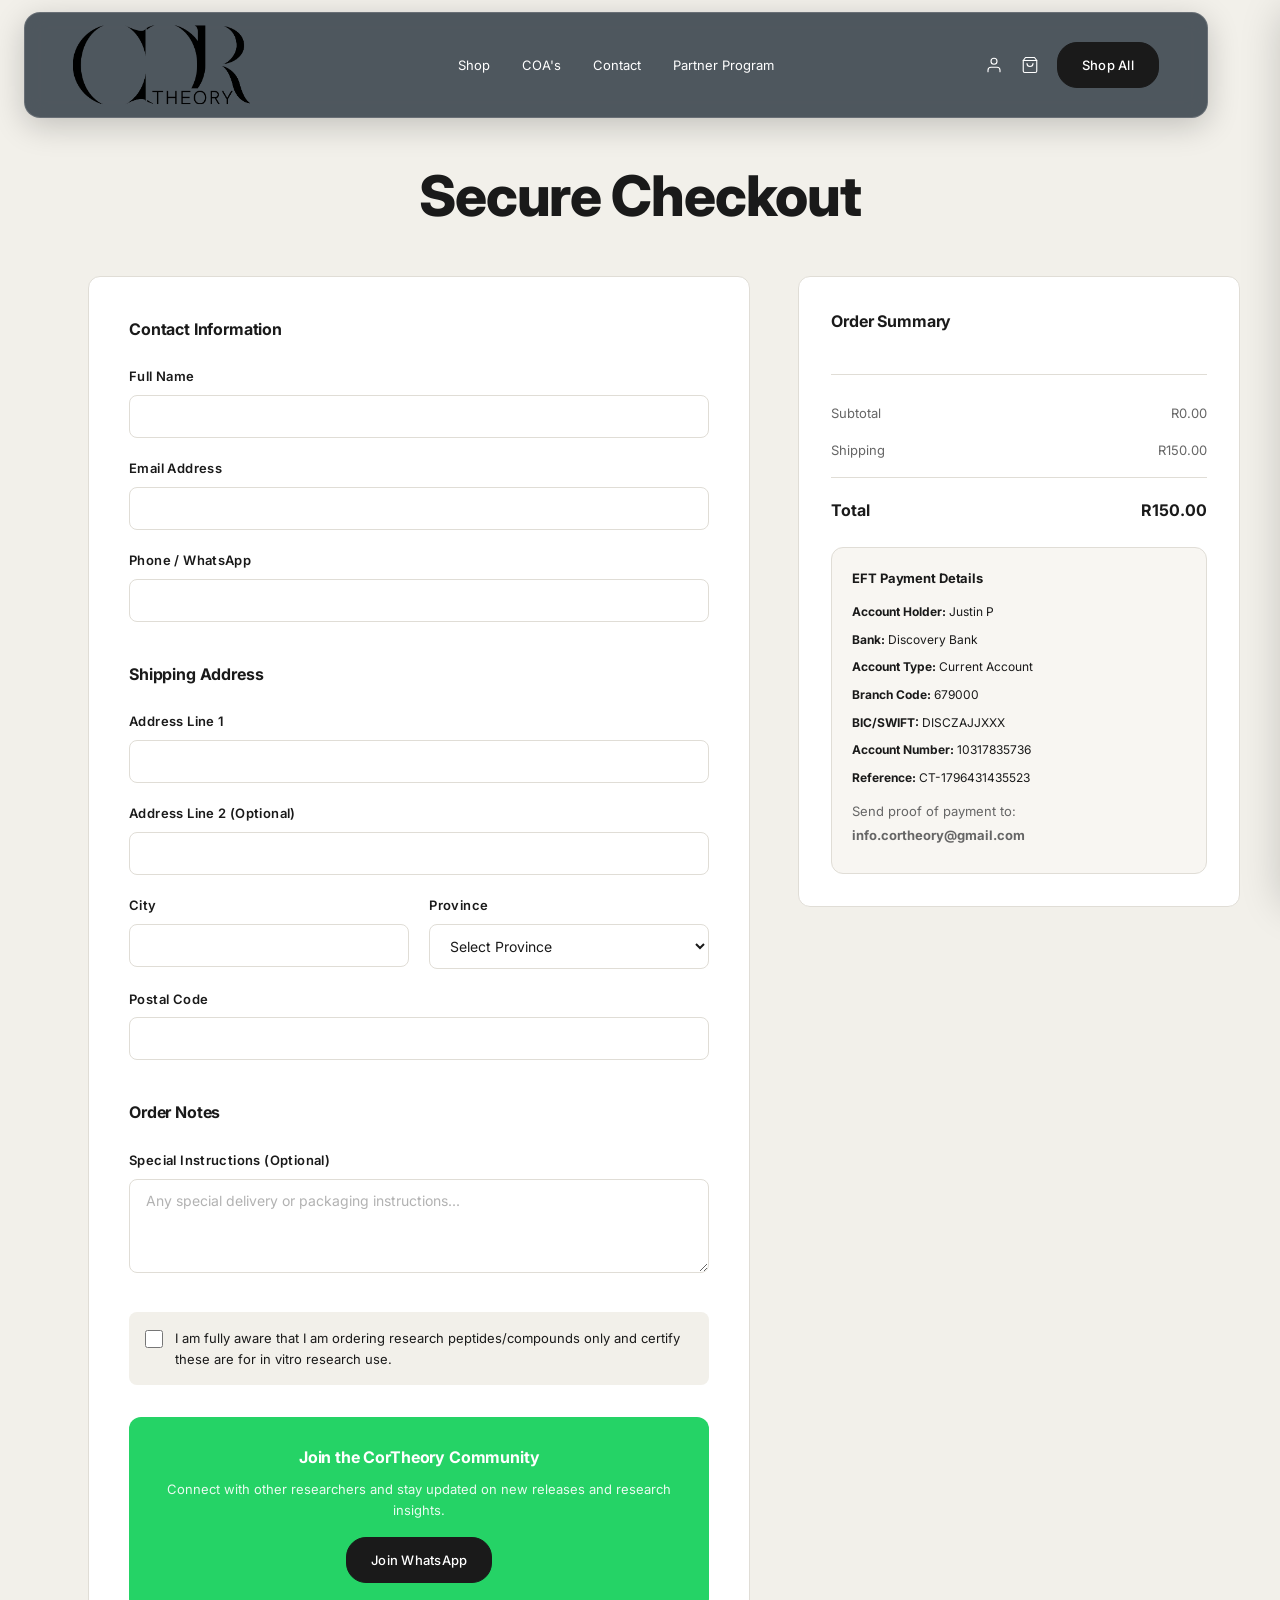
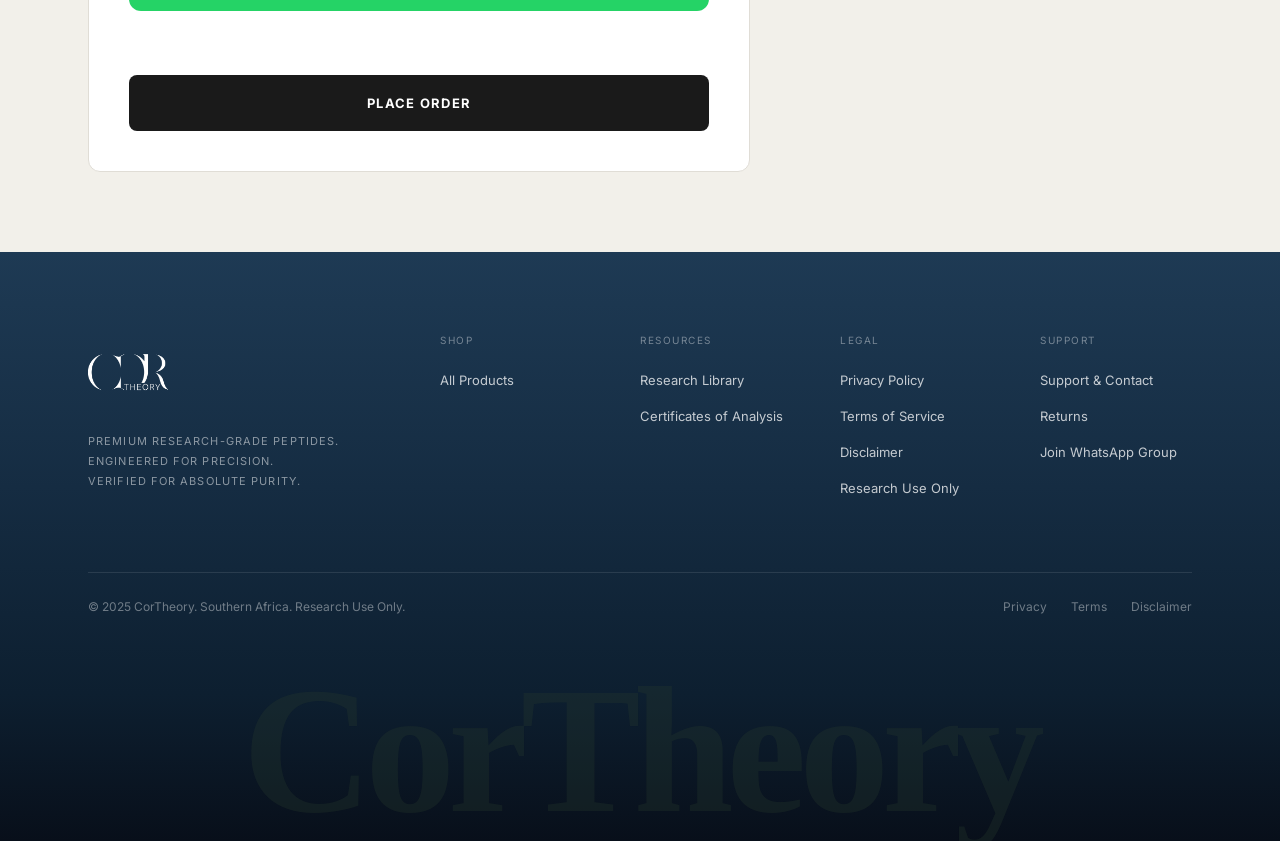
<file: checkout.html>
<!DOCTYPE html>
<html lang="en">
<head>
  <meta charset="UTF-8" />
  <meta name="viewport" content="width=device-width, initial-scale=1.0" />
  <title>Checkout — CorTheory Research Peptides</title>
  <meta name="description" content="Secure checkout for CorTheory research peptides." />
  <link rel="preconnect" href="https://fonts.googleapis.com" />
  <link rel="preconnect" href="https://fonts.gstatic.com" crossorigin />
  <link href="https://fonts.googleapis.com/css2?family=Inter:wght@300;400;500;600;700;800;900&display=swap" rel="stylesheet">
  <link rel="stylesheet" href="assets/css/style.css" />
  <link rel="stylesheet" href="assets/css/cart.css" />
  <link rel="stylesheet" href="assets/css/checkout.css" />
</head>
<body>

<!-- ══ NAV ══════════════════════════════════════════════════ -->
<nav class="nav" id="nav">
  <div class="nav__inner">
    <a href="index.html" class="nav__logo">
      <img src="assets/images/logo-black.png" alt="CorTheory" />
    </a>
    <ul class="nav__links">
      <li><a href="shop.html">Shop</a></li>
      <li><a href="index.html#coas">COA's</a></li>
      <li><a href="index.html#contact">Contact</a></li>
      <li><a href="index.html#partners">Partner Program</a></li>
    </ul>
    <div class="nav__right">
      <button class="nav__icon" aria-label="Account">
        <svg viewBox="0 0 24 24" fill="none" stroke="currentColor" stroke-width="1.5" stroke-linecap="round" stroke-linejoin="round">
          <path d="M20 21v-2a4 4 0 00-4-4H8a4 4 0 00-4 4v2"/>
          <circle cx="12" cy="7" r="4"/>
        </svg>
      </button>
      <button class="nav__icon" id="cartOpen" aria-label="Cart" data-cart>
        <svg viewBox="0 0 24 24" fill="none" stroke="currentColor" stroke-width="1.5" stroke-linecap="round" stroke-linejoin="round">
          <path d="M6 2L3 6v14a2 2 0 002 2h14a2 2 0 002-2V6l-3-4z"/>
          <line x1="3" y1="6" x2="21" y2="6"/>
          <path d="M16 10a4 4 0 01-8 0"/>
        </svg>
      </button>
      <a href="shop.html" class="btn btn-dark">Shop All</a>
      <button class="nav__hamburger" id="hamburger" aria-label="Menu">
        <span></span><span></span><span></span>
      </button>
    </div>
  </div>
</nav>

<!-- Mobile nav -->
<div class="nav__mobile" id="mobileNav">
  <a href="shop.html">Shop</a>
  <a href="index.html#coas">COA's</a>
  <a href="index.html#contact">Contact</a>
  <a href="index.html#partners">Partner Program</a>
</div>

<!-- ══ CHECKOUT SECTION ════════════════════════════════════════ -->
<section class="checkout section">
  <div class="container">
    <h1 class="checkout__title">Secure Checkout</h1>

    <div class="checkout__layout">
      <!-- Left Column: Forms -->
      <div class="checkout__left">
        <div class="checkout__form-block">
          <h2 class="checkout__form-title">Contact Information</h2>
          <form id="checkoutForm">
            <div class="checkout__form-group">
              <label for="fullName">Full Name</label>
              <input type="text" id="fullName" name="fullName" required />
            </div>
            <div class="checkout__form-group">
              <label for="email">Email Address</label>
              <input type="email" id="email" name="email" required />
            </div>
            <div class="checkout__form-group">
              <label for="phone">Phone / WhatsApp</label>
              <input type="tel" id="phone" name="phone" required />
            </div>

            <h2 class="checkout__form-title" style="margin-top: 40px;">Shipping Address</h2>
            <div class="checkout__form-group">
              <label for="address1">Address Line 1</label>
              <input type="text" id="address1" name="address1" required />
            </div>
            <div class="checkout__form-group">
              <label for="address2">Address Line 2 (Optional)</label>
              <input type="text" id="address2" name="address2" />
            </div>
            <div class="checkout__form-row">
              <div class="checkout__form-group">
                <label for="city">City</label>
                <input type="text" id="city" name="city" required />
              </div>
              <div class="checkout__form-group">
                <label for="province">Province</label>
                <select id="province" name="province" required>
                  <option value="">Select Province</option>
                  <option value="Eastern Cape">Eastern Cape</option>
                  <option value="Free State">Free State</option>
                  <option value="Gauteng">Gauteng</option>
                  <option value="KwaZulu-Natal">KwaZulu-Natal</option>
                  <option value="Limpopo">Limpopo</option>
                  <option value="Mpumalanga">Mpumalanga</option>
                  <option value="Northern Cape">Northern Cape</option>
                  <option value="North West">North West</option>
                  <option value="Western Cape">Western Cape</option>
                </select>
              </div>
            </div>
            <div class="checkout__form-group">
              <label for="postal">Postal Code</label>
              <input type="text" id="postal" name="postal" required />
            </div>

            <h2 class="checkout__form-title" style="margin-top: 40px;">Order Notes</h2>
            <div class="checkout__form-group">
              <label for="notes">Special Instructions (Optional)</label>
              <textarea id="notes" name="notes" rows="4" placeholder="Any special delivery or packaging instructions..."></textarea>
            </div>

            <div class="checkout__disclaimer-block">
              <label class="checkout__checkbox">
                <input type="checkbox" id="disclaimer" name="disclaimer" required />
                <span>I am fully aware that I am ordering research peptides/compounds only and certify these are for in vitro research use.</span>
              </label>
            </div>

            <div class="checkout__community-card">
              <div class="checkout__community-text">
                <h3>Join the CorTheory Community</h3>
                <p>Connect with other researchers and stay updated on new releases and research insights.</p>
              </div>
              <a href="https://chat.whatsapp.com/JgqbexB6z4kGSysNtLB7HE?mode=gi_t" target="_blank" class="btn btn-dark" style="white-space: nowrap;">Join WhatsApp</a>
            </div>

            <button type="submit" class="checkout__place-order">Place Order</button>
          </form>
        </div>
      </div>

      <!-- Right Column: Order Summary (Sticky) -->
      <div class="checkout__right">
        <div class="checkout__summary">
          <h2 class="checkout__summary-title">Order Summary</h2>

          <div class="checkout__items" id="checkoutItems">
            <!-- Populated by JavaScript -->
          </div>

          <div class="checkout__pricing">
            <div class="checkout__pricing-row">
              <span>Subtotal</span>
              <span id="summarySubtotal">R0.00</span>
            </div>
            <div class="checkout__pricing-row">
              <span>Shipping</span>
              <span id="summaryShipping">R150.00</span>
            </div>
            <div class="checkout__pricing-divider"></div>
            <div class="checkout__pricing-total">
              <span>Total</span>
              <span id="summaryTotal">R150.00</span>
            </div>
          </div>

          <div class="checkout__payment">
            <h3 class="checkout__payment-title">EFT Payment Details</h3>
            <div class="checkout__payment-info">
              <p><strong>Account Holder:</strong> Justin P</p>
              <p><strong>Bank:</strong> Discovery Bank</p>
              <p><strong>Account Type:</strong> Current Account</p>
              <p><strong>Branch Code:</strong> 679000</p>
              <p><strong>BIC/SWIFT:</strong> DISCZAJJXXX</p>
              <p style="word-break: break-all;"><strong>Account Number:</strong> 10317835736</p>
              <p><strong>Reference:</strong> <span id="orderRef">Order Number</span></p>
              <p style="margin-top: 12px; font-size: 13px; color: var(--muted);">Send proof of payment to: <strong>info.cortheory@gmail.com</strong></p>
            </div>
          </div>
        </div>
      </div>
    </div>
  </div>
</section>

<!-- ══ FOOTER ════════════════════════════════════════════════ -->
<footer class="footer" id="contact">
  <div class="footer__inner">
    <div class="footer__top">
      <div class="footer__brand">
        <img src="assets/images/cor logo white copy.png" alt="CorTheory" />
        <p class="footer__tagline">
          Premium research-grade peptides.<br>
          Engineered for precision.<br>
          Verified for absolute purity.
        </p>
      </div>
      <div>
        <p class="footer__col-head">Shop</p>
        <ul class="footer__links">
          <li><a href="shop.html">All Products</a></li>
        </ul>
      </div>
      <div>
        <p class="footer__col-head">Resources</p>
        <ul class="footer__links">
          <li><a href="#">Research Library</a></li>
          <li><a href="#">Certificates of Analysis</a></li>
        </ul>
      </div>
      <div>
        <p class="footer__col-head">Legal</p>
        <ul class="footer__links">
          <li><a href="#">Privacy Policy</a></li>
          <li><a href="#">Terms of Service</a></li>
          <li><a href="#">Disclaimer</a></li>
          <li><a href="#">Research Use Only</a></li>
        </ul>
      </div>
      <div>
        <p class="footer__col-head">Support</p>
        <ul class="footer__links">
          <li><a href="#">Support &amp; Contact</a></li>
          <li><a href="#">Returns</a></li>
          <li><a href="https://chat.whatsapp.com/JgqbexB6z4kGSysNtLB7HE?mode=gi_t" target="_blank">Join WhatsApp Group</a></li>
        </ul>
      </div>
    </div>
    <div class="footer__bottom">
      <p class="footer__copy">© 2025 CorTheory. Southern Africa. Research Use Only.</p>
      <div class="footer__legal-links">
        <a href="#">Privacy</a>
        <a href="#">Terms</a>
        <a href="#">Disclaimer</a>
      </div>
    </div>
  </div>

  <div class="footer__watermark">
    <div style="font-size: 180px; font-weight: 900; color: #2A3D2E; opacity: 0.3; text-align: center; overflow: hidden; line-height: 1; font-family: 'Playfair Display', Georgia, serif; letter-spacing: -0.04em; user-select: none; pointer-events: none;">CorTheory</div>
  </div>
</footer>

<!-- ══ CART DRAWER ═══════════════════════════════════════════ -->
<div class="cart-overlay" id="cartOverlay"></div>
<div class="cart-panel" id="cartPanel">
  <div class="cart-header">
    <div class="cart-header__left">
      <svg class="cart-header__icon" viewBox="0 0 24 24" fill="currentColor">
        <path d="M6 2L3 6v14a2 2 0 002 2h14a2 2 0 002-2V6l-3-4z"/>
      </svg>
      <h2 class="cart-header__title">YOUR CART</h2>
    </div>
    <span class="cart-badge" id="cartBadge">0</span>
    <button class="cart-close" id="cartClose" aria-label="Close cart">×</button>
  </div>

  <div class="cart-shipping">
    <div class="cart-shipping__info">
      <span class="cart-shipping__label">FREE SHIPPING OVER R1500</span>
      <span class="cart-shipping__amount" id="shippingAmount">R1500 away</span>
    </div>
    <div class="cart-shipping__bar">
      <div class="cart-shipping__fill" id="shippingFill"></div>
    </div>
  </div>

  <div class="cart-items" id="cartItems"></div>

  <div class="cart-checkout" id="checkoutCard" style="display: none;">
    <div class="cart-checkout__row">
      <span>Subtotal</span>
      <span id="subtotalPrice">R0.00</span>
    </div>
    <div class="cart-checkout__row">
      <span>Shipping</span>
      <span id="shippingPrice">R150.00</span>
    </div>
    <div class="cart-checkout__divider"></div>
    <div class="cart-checkout__total">
      <span>Total</span>
      <div>
        <span class="cart-checkout__total-amount" id="totalPrice">R150.00</span>
        <span class="cart-checkout__currency">ZAR</span>
      </div>
    </div>

    <a href="checkout.html" class="cart-checkout__btn">
      <svg viewBox="0 0 24 24" fill="none" stroke="currentColor" stroke-width="2">
        <rect x="3" y="11" width="18" height="11" rx="2" ry="2"></rect>
        <path d="M7 11V7a4 4 0 0 1 4-4h2a4 4 0 0 1 4 4v4"></path>
      </svg>
      PROCEED TO CHECKOUT
    </a>

    <p class="cart-checkout__disclaimer">
      By checking out, you agree to our Terms of Service.<br>
      Research Use Only.
    </p>
  </div>
</div>

<script src="assets/js/main.js"></script>
<script src="assets/js/cart.js"></script>
<script src="assets/js/checkout.js"></script>
</body>
</html>
</file>
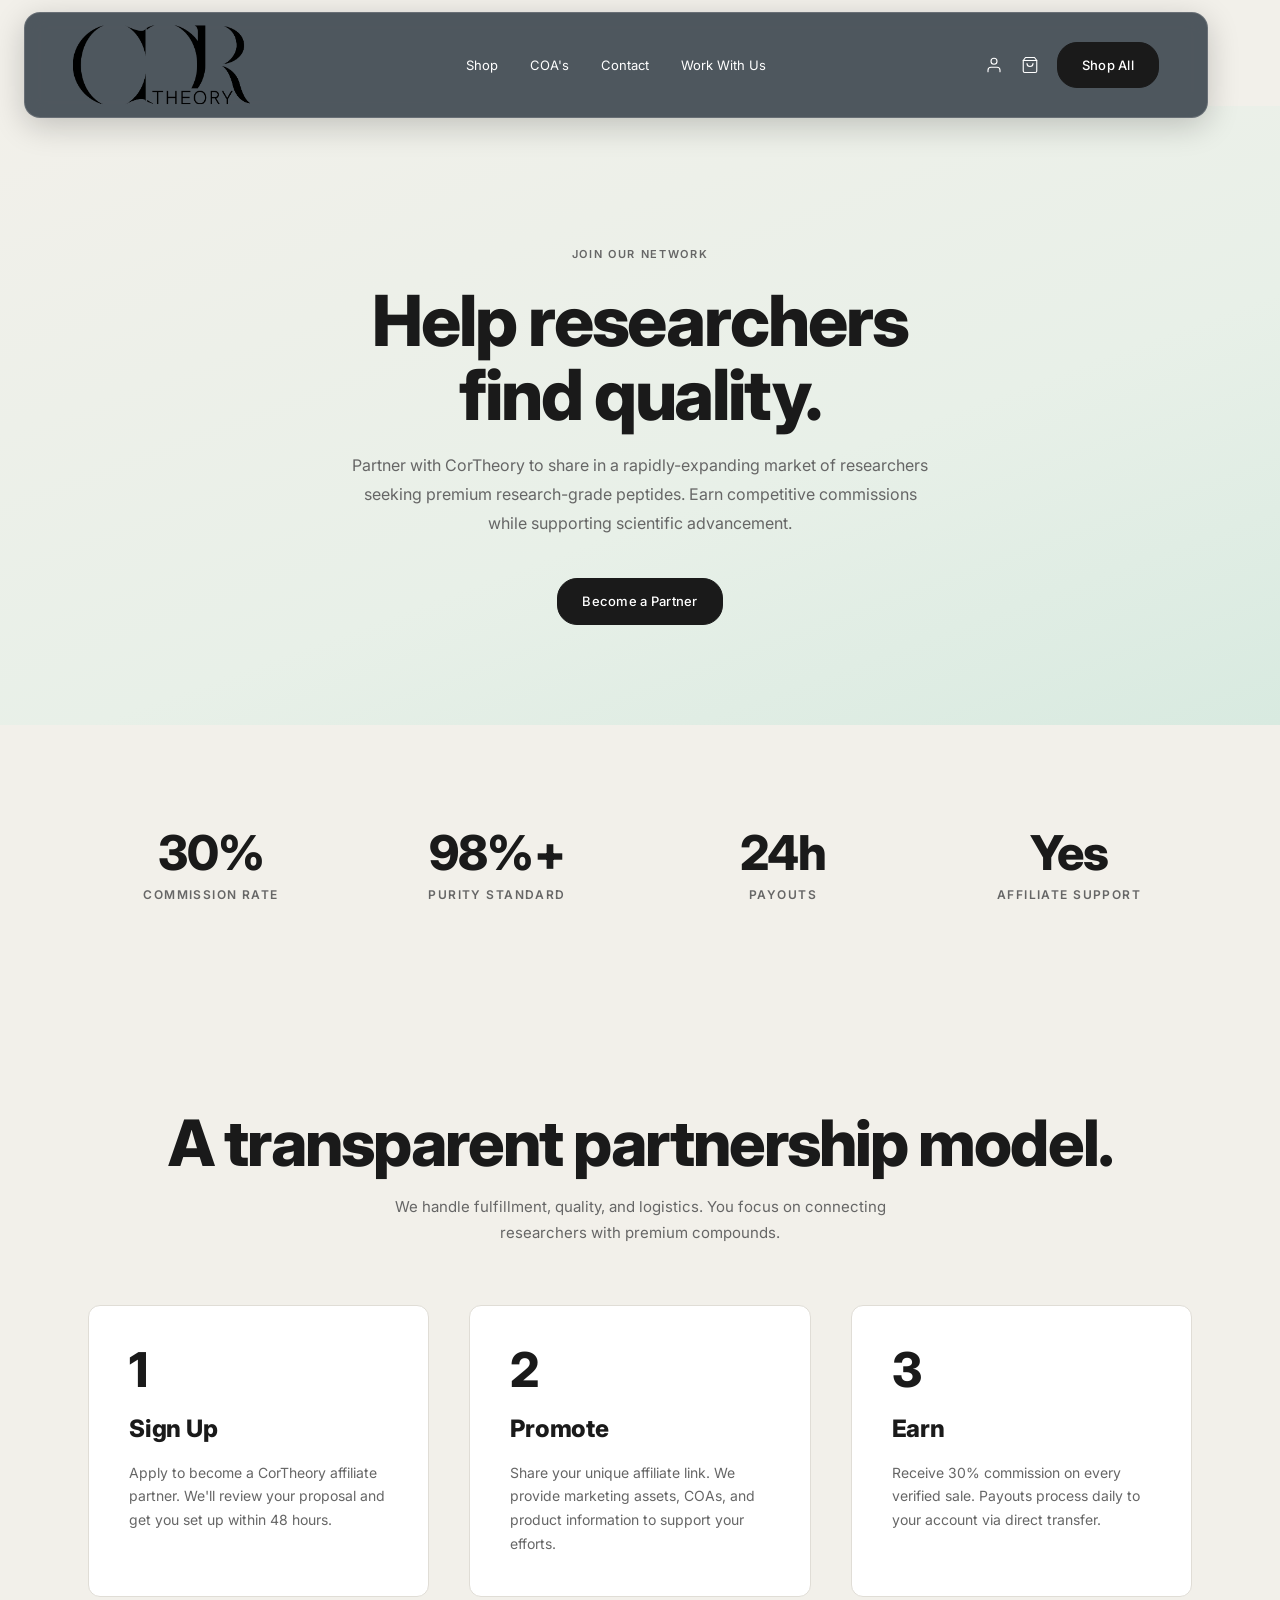
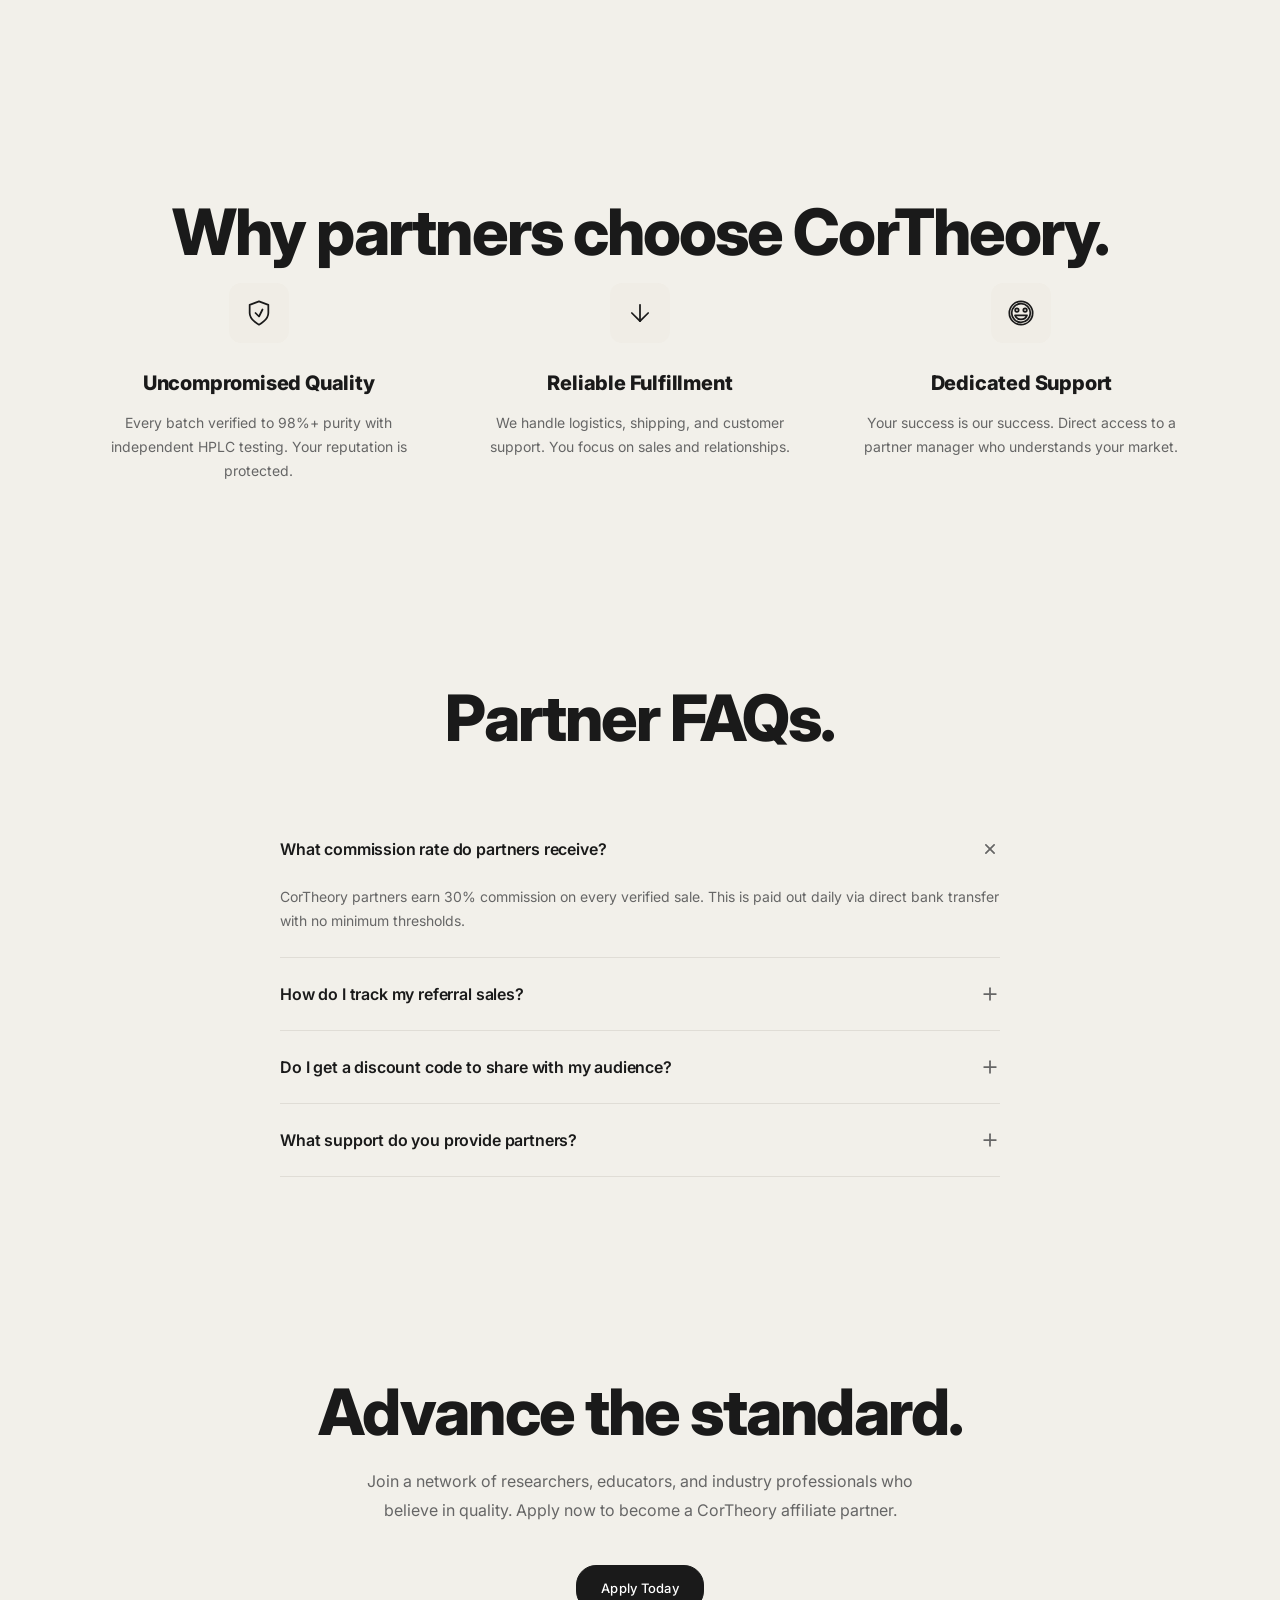
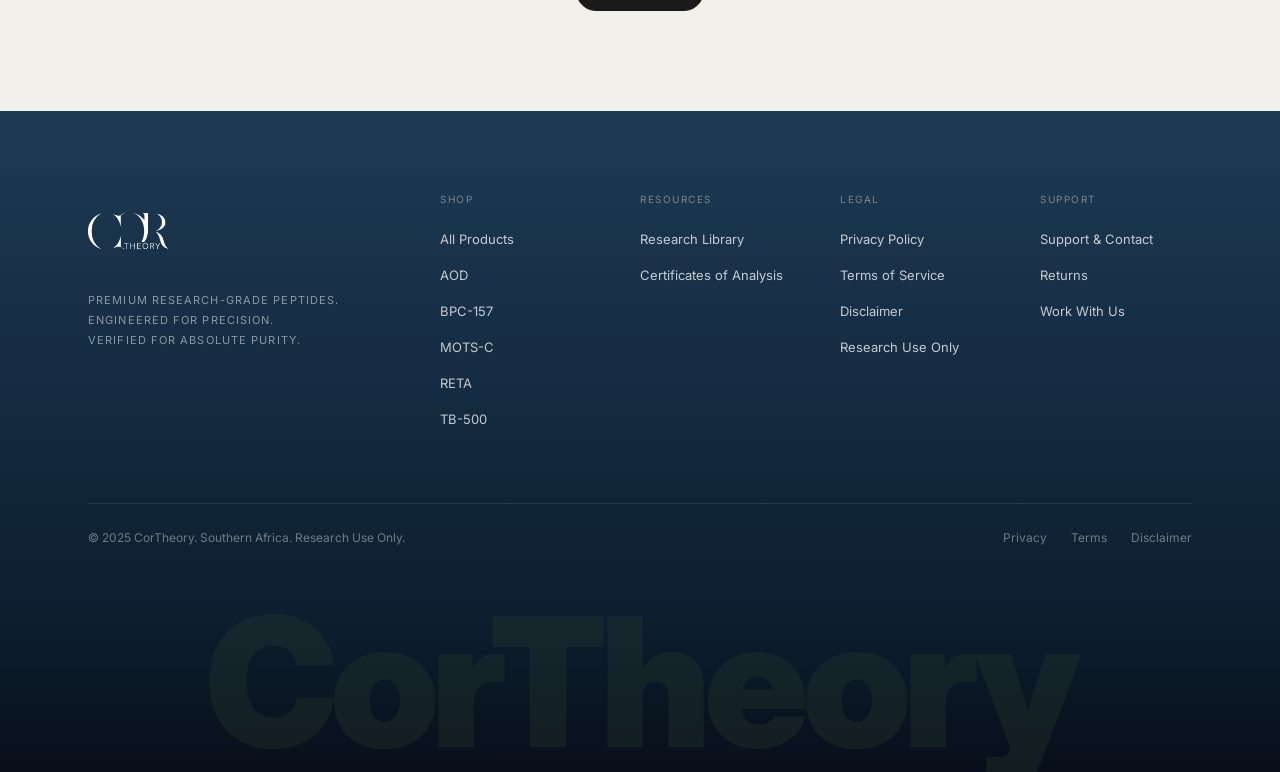
<file: work-with-us.html>
<!DOCTYPE html>
<html lang="en">
<head>
  <meta charset="UTF-8" />
  <meta name="viewport" content="width=device-width, initial-scale=1.0" />
  <title>Work With Us — CorTheory Partner Program</title>
  <meta name="description" content="Join the CorTheory partner program. Help researchers access premium research-grade peptides." />
  <link rel="preconnect" href="https://fonts.googleapis.com" />
  <link rel="preconnect" href="https://fonts.gstatic.com" crossorigin />
  <link href="https://fonts.googleapis.com/css2?family=Inter:wght@300;400;500;600;700;800;900&display=swap" rel="stylesheet" />
  <link rel="stylesheet" href="assets/css/style.css" />
  <link rel="stylesheet" href="assets/css/work-with-us.css" />
</head>
<body>

<!-- ══ NAV ══════════════════════════════════════════════════ -->
<nav class="nav" id="nav">
  <div class="nav__inner">
    <a href="index.html" class="nav__logo">
      <img src="assets/images/logo-black.png" alt="CorTheory" />
    </a>
    <ul class="nav__links">
      <li><a href="index.html#products">Shop</a></li>
      <li><a href="index.html#coas">COA's</a></li>
      <li><a href="index.html#contact">Contact</a></li>
      <li><a href="#work">Work With Us</a></li>
    </ul>
    <div class="nav__right">
      <button class="nav__icon" aria-label="Account">
        <svg viewBox="0 0 24 24" fill="none" stroke="currentColor" stroke-width="1.5" stroke-linecap="round" stroke-linejoin="round">
          <path d="M20 21v-2a4 4 0 00-4-4H8a4 4 0 00-4 4v2"/>
          <circle cx="12" cy="7" r="4"/>
        </svg>
      </button>
      <button class="nav__icon" id="cartOpen" aria-label="Cart" data-cart>
        <svg viewBox="0 0 24 24" fill="none" stroke="currentColor" stroke-width="1.5" stroke-linecap="round" stroke-linejoin="round">
          <path d="M6 2L3 6v14a2 2 0 002 2h14a2 2 0 002-2V6l-3-4z"/>
          <line x1="3" y1="6" x2="21" y2="6"/>
          <path d="M16 10a4 4 0 01-8 0"/>
        </svg>
      </button>
      <a href="index.html#products" class="btn btn-dark">Shop All</a>
      <button class="nav__hamburger" id="hamburger" aria-label="Menu">
        <span></span><span></span><span></span>
      </button>
    </div>
  </div>
</nav>

<!-- Mobile nav -->
<div class="nav__mobile" id="mobileNav">
  <a href="index.html#products">Shop</a>
  <a href="index.html#coas">COA's</a>
  <a href="index.html#contact">Contact</a>
  <a href="#work">Work With Us</a>
  <a href="index.html#products">Shop All</a>
</div>

<!-- ══ HERO ══════════════════════════════════════════════════ -->
<section class="wwu-hero" id="work">
  <div class="container">
    <p class="wwu-eyebrow">Join Our Network</p>
    <h1 class="wwu-hero__title">Help researchers<br>find quality.</h1>
    <p class="wwu-hero__subtitle">Partner with CorTheory to share in a rapidly-expanding market of researchers seeking premium research-grade peptides. Earn competitive commissions while supporting scientific advancement.</p>
    <a href="#contact-form" class="btn btn-dark">Become a Partner</a>
  </div>
</section>

<!-- ══ STATS ════════════════════════════════════════════════ -->
<section class="wwu-stats">
  <div class="container">
    <div class="wwu-stats__grid">
      <div class="wwu-stat">
        <p class="wwu-stat__value">30%</p>
        <p class="wwu-stat__label">Commission Rate</p>
      </div>
      <div class="wwu-stat">
        <p class="wwu-stat__value">98%+</p>
        <p class="wwu-stat__label">Purity Standard</p>
      </div>
      <div class="wwu-stat">
        <p class="wwu-stat__value">24h</p>
        <p class="wwu-stat__label">Payouts</p>
      </div>
      <div class="wwu-stat">
        <p class="wwu-stat__value">Yes</p>
        <p class="wwu-stat__label">Affiliate Support</p>
      </div>
    </div>
  </div>
</section>

<!-- ══ PROCESS ═══════════════════════════════════════════════ -->
<section class="wwu-process">
  <div class="container">
    <h2 class="wwu-section-title">A transparent partnership model.</h2>
    <p class="wwu-section-subtitle">We handle fulfillment, quality, and logistics. You focus on connecting researchers with premium compounds.</p>

    <div class="wwu-process__cards">
      <div class="wwu-card">
        <p class="wwu-card__number">1</p>
        <h3 class="wwu-card__title">Sign Up</h3>
        <p class="wwu-card__desc">Apply to become a CorTheory affiliate partner. We'll review your proposal and get you set up within 48 hours.</p>
      </div>

      <div class="wwu-card">
        <p class="wwu-card__number">2</p>
        <h3 class="wwu-card__title">Promote</h3>
        <p class="wwu-card__desc">Share your unique affiliate link. We provide marketing assets, COAs, and product information to support your efforts.</p>
      </div>

      <div class="wwu-card">
        <p class="wwu-card__number">3</p>
        <h3 class="wwu-card__title">Earn</h3>
        <p class="wwu-card__desc">Receive 30% commission on every verified sale. Payouts process daily to your account via direct transfer.</p>
      </div>
    </div>
  </div>
</section>

<!-- ══ WHY TRUST ═════════════════════════════════════════════ -->
<section class="wwu-trust">
  <div class="container">
    <h2 class="wwu-section-title">Why partners choose CorTheory.</h2>

    <div class="wwu-trust__cards">
      <div class="wwu-trust-card">
        <div class="wwu-trust-icon">
          <svg viewBox="0 0 24 24" fill="none" stroke="currentColor" stroke-width="1.5" stroke-linecap="round" stroke-linejoin="round">
            <path d="M12 22s8-4 8-10V5l-8-3-8 3v7c0 6 8 10 8 10z"/>
            <polyline points="9 12 12 15 15 9"></polyline>
          </svg>
        </div>
        <h3 class="wwu-trust-card__title">Uncompromised Quality</h3>
        <p class="wwu-trust-card__desc">Every batch verified to 98%+ purity with independent HPLC testing. Your reputation is protected.</p>
      </div>

      <div class="wwu-trust-card">
        <div class="wwu-trust-icon">
          <svg viewBox="0 0 24 24" fill="none" stroke="currentColor" stroke-width="1.5" stroke-linecap="round" stroke-linejoin="round">
            <line x1="12" y1="5" x2="12" y2="19"></line>
            <polyline points="19 12 12 19 5 12"></polyline>
          </svg>
        </div>
        <h3 class="wwu-trust-card__title">Reliable Fulfillment</h3>
        <p class="wwu-trust-card__desc">We handle logistics, shipping, and customer support. You focus on sales and relationships.</p>
      </div>

      <div class="wwu-trust-card">
        <div class="wwu-trust-icon">
          <svg viewBox="0 0 24 24" fill="none" stroke="currentColor" stroke-width="1.5" stroke-linecap="round" stroke-linejoin="round">
            <path d="M12 2C6.48 2 2 6.48 2 12s4.48 10 10 10 10-4.48 10-10S17.52 2 12 2m0 18c-4.41 0-8-3.59-8-8s3.59-8 8-8 8 3.59 8 8-3.59 8-8 8zm3.5-9c.83 0 1.5-.67 1.5-1.5S16.33 8 15.5 8 14 8.67 14 9.5s.67 1.5 1.5 1.5zm-7 0c.83 0 1.5-.67 1.5-1.5S9.33 8 8.5 8 7 8.67 7 9.5 7.67 11 8.5 11zm3.5 6.5c2.33 0 4.31-1.46 5.11-3.5H6.89c.8 2.04 2.78 3.5 5.11 3.5z"/>
          </svg>
        </div>
        <h3 class="wwu-trust-card__title">Dedicated Support</h3>
        <p class="wwu-trust-card__desc">Your success is our success. Direct access to a partner manager who understands your market.</p>
      </div>
    </div>
  </div>
</section>

<!-- ══ FAQs ═══════════════════════════════════════════════════ -->
<section class="wwu-faq">
  <div class="container">
    <h2 class="wwu-section-title">Partner FAQs.</h2>

    <div class="wwu-faq__items">
      <div class="wwu-faq__item open">
        <button class="wwu-faq__btn">
          <span class="wwu-faq__q">What commission rate do partners receive?</span>
          <span class="wwu-faq__icon">
            <svg viewBox="0 0 12 12" fill="none" stroke="currentColor" stroke-width="1.5" stroke-linecap="round">
              <line x1="6" y1="1" x2="6" y2="11"/><line x1="1" y1="6" x2="11" y2="6"/>
            </svg>
          </span>
        </button>
        <div class="wwu-faq__answer">
          <p>CorTheory partners earn 30% commission on every verified sale. This is paid out daily via direct bank transfer with no minimum thresholds.</p>
        </div>
      </div>

      <div class="wwu-faq__item">
        <button class="wwu-faq__btn">
          <span class="wwu-faq__q">How do I track my referral sales?</span>
          <span class="wwu-faq__icon">
            <svg viewBox="0 0 12 12" fill="none" stroke="currentColor" stroke-width="1.5" stroke-linecap="round">
              <line x1="6" y1="1" x2="6" y2="11"/><line x1="1" y1="6" x2="11" y2="6"/>
            </svg>
          </span>
        </button>
        <div class="wwu-faq__answer">
          <p>You'll have access to a dedicated partner dashboard showing real-time metrics: clicks, conversions, revenue, and pending payouts. Full transparency, always.</p>
        </div>
      </div>

      <div class="wwu-faq__item">
        <button class="wwu-faq__btn">
          <span class="wwu-faq__q">Do I get a discount code to share with my audience?</span>
          <span class="wwu-faq__icon">
            <svg viewBox="0 0 12 12" fill="none" stroke="currentColor" stroke-width="1.5" stroke-linecap="round">
              <line x1="6" y1="1" x2="6" y2="11"/><line x1="1" y1="6" x2="11" y2="6"/>
            </svg>
          </span>
        </button>
        <div class="wwu-faq__answer">
          <p>Yes. Every partner gets a branded discount code (10–20% depending on volume). This improves conversion and builds community goodwill.</p>
        </div>
      </div>

      <div class="wwu-faq__item">
        <button class="wwu-faq__btn">
          <span class="wwu-faq__q">What support do you provide partners?</span>
          <span class="wwu-faq__icon">
            <svg viewBox="0 0 12 12" fill="none" stroke="currentColor" stroke-width="1.5" stroke-linecap="round">
              <line x1="6" y1="1" x2="6" y2="11"/><line x1="1" y1="6" x2="11" y2="6"/>
            </svg>
          </span>
        </button>
        <div class="wwu-faq__answer">
          <p>We provide email templates, product photography, COA guides, and educational content. Your dedicated partner manager is available to help with strategy and troubleshooting.</p>
        </div>
      </div>
    </div>
  </div>
</section>

<!-- ══ CTA ════════════════════════════════════════════════════ -->
<section class="wwu-cta">
  <div class="container">
    <h2 class="wwu-cta__title">Advance the standard.</h2>
    <p class="wwu-cta__subtitle">Join a network of researchers, educators, and industry professionals who believe in quality. Apply now to become a CorTheory affiliate partner.</p>
    <a href="#contact-form" class="btn btn-dark">Apply Today</a>
  </div>
</section>

<!-- ══ FOOTER ════════════════════════════════════════════════ -->
<footer class="footer" id="contact">
  <div class="footer__inner">
    <div class="footer__top">
      <div class="footer__brand">
        <img src="assets/images/cor logo white copy.png" alt="CorTheory" />
        <p class="footer__tagline">
          Premium research-grade peptides.<br>
          Engineered for precision.<br>
          Verified for absolute purity.
        </p>
      </div>
      <div>
        <p class="footer__col-head">Shop</p>
        <ul class="footer__links">
          <li><a href="index.html#products">All Products</a></li>
          <li><a href="index.html#products">AOD</a></li>
          <li><a href="index.html#products">BPC-157</a></li>
          <li><a href="index.html#products">MOTS-C</a></li>
          <li><a href="index.html#products">RETA</a></li>
          <li><a href="index.html#products">TB-500</a></li>
        </ul>
      </div>
      <div>
        <p class="footer__col-head">Resources</p>
        <ul class="footer__links">
          <li><a href="#">Research Library</a></li>
          <li><a href="#">Certificates of Analysis</a></li>
        </ul>
      </div>
      <div>
        <p class="footer__col-head">Legal</p>
        <ul class="footer__links">
          <li><a href="#">Privacy Policy</a></li>
          <li><a href="#">Terms of Service</a></li>
          <li><a href="#">Disclaimer</a></li>
          <li><a href="#">Research Use Only</a></li>
        </ul>
      </div>
      <div>
        <p class="footer__col-head">Support</p>
        <ul class="footer__links">
          <li><a href="#">Support & Contact</a></li>
          <li><a href="#">Returns</a></li>
          <li><a href="#">Work With Us</a></li>
        </ul>
      </div>
    </div>
    <div class="footer__bottom">
      <p class="footer__copy">© 2025 CorTheory. Southern Africa. Research Use Only.</p>
      <div class="footer__legal-links">
        <a href="#">Privacy</a>
        <a href="#">Terms</a>
        <a href="#">Disclaimer</a>
      </div>
    </div>
  </div>
  <div class="footer__watermark">
    <div style="font-size: 180px; font-weight: 900; color: #2A3D2E; opacity: 0.3; text-align: center; overflow: hidden; line-height: 1; font-family: 'Inter', sans-serif; letter-spacing: -0.04em; user-select: none; pointer-events: none;">CorTheory</div>
  </div>
</footer>

<!-- ══ CART DRAWER ═══════════════════════════════════════════ -->
<div class="overlay" id="overlay"></div>
<div class="cart-drawer" id="cartDrawer">
  <div class="cart-drawer__head">
    <h2 class="cart-drawer__title">Your Cart</h2>
    <button class="cart-drawer__close" id="cartClose" aria-label="Close">
      <svg viewBox="0 0 24 24" fill="none" stroke="currentColor" stroke-width="1.5" stroke-linecap="round">
        <line x1="18" y1="6" x2="6" y2="18"/><line x1="6" y1="6" x2="18" y2="18"/>
      </svg>
    </button>
  </div>
  <div class="cart-drawer__body">
    <div class="cart-empty">
      <svg class="cart-empty__icon" viewBox="0 0 40 40" fill="none" stroke="#1a1a1a" stroke-width="1.5" stroke-linecap="round" stroke-linejoin="round">
        <path d="M10 3.5L5 10v23.5a3.5 3.5 0 003.5 3.5h23a3.5 3.5 0 003.5-3.5V10l-5-6.5z"/>
        <line x1="5" y1="10" x2="35" y2="10"/>
        <path d="M26.5 17a6.5 6.5 0 01-13 0"/>
      </svg>
      <p>Your cart is empty. Add compounds from the catalog to begin your research.</p>
    </div>
  </div>
</div>

<script src="assets/js/main.js"></script>
<script src="assets/js/work-with-us.js"></script>
</body>
</html>
</file>
<file: assets/css/style.css>
/* ── RESET & BASE ─────────────────────────────────────── */
*, *::before, *::after { box-sizing: border-box; margin: 0; padding: 0; }
html { scroll-behavior: smooth; }
body { font-family: 'Inter', sans-serif; background: #F2F0EA; color: #1a1a1a; font-size: 15px; line-height: 1.6; overflow-x: hidden; }
img { display: block; max-width: 100%; animation: fadeIn 0.8s ease-out forwards; opacity: 0; }
.hero__vial { opacity: 1; animation: kenBurns 10s ease-out forwards !important; }
@keyframes fadeIn { to { opacity: 1; } }
h1, h2, h3, h4, h5, h6, p, button, a, .btn { animation: fadeInText 0.8s ease-out 1.1s forwards; opacity: 0; }
.hero__title, .hero__actions { opacity: 1; animation: none !important; }
@keyframes fadeInText { to { opacity: 1; } }
@keyframes float { 0%, 100% { transform: translateY(0px); } 50% { transform: translateY(-20px); } }
@keyframes kenBurns { from { transform: scale(1) translateY(0px); } to { transform: scale(1.15) translateY(-20px); } }
a { text-decoration: none; color: inherit; }
ul { list-style: none; }
button { cursor: pointer; border: none; background: none; font-family: inherit; }

/* ── VARIABLES ────────────────────────────────────────── */
:root {
  --cream: #F2F0EA;
  --dark: #1a1a1a;
  --green-dark: #1C2B22;
  --muted: #666666;
  --border: #E0DDD6;
  --white: #ffffff;
  --aod: #D4845A;
  --bpc: #4A7C6F;
  --mots: #5B8DB8;
  --reta: #C4707A;
  --tb: #7B6BA8;
  --radius: 16px;
}

/* ── CONTAINER ────────────────────────────────────────── */
.container { max-width: 1200px; margin: 0 auto; padding: 0 48px; }
.section { padding: 140px 0; }

/* ── BUTTONS ──────────────────────────────────────────── */
.btn { display: inline-flex; align-items: center; gap: 8px; padding: 12px 24px; border-radius: 20px; font-family: 'Inter', sans-serif; font-size: 13px; font-weight: 500; letter-spacing: 0.02em; transition: all 0.2s ease; cursor: pointer; }
.btn-dark { background: #1a1a1a; color: #fff; border: 1.5px solid #1a1a1a; }
.btn-dark:hover { background: #333; }
.btn-outline { background: transparent; color: #1a1a1a; border: 1.5px solid #1a1a1a; }
.btn-outline:hover { background: #1a1a1a; color: #fff; }
.btn-outline-light { background: transparent; color: #fff; border: 1.5px solid rgba(255,255,255,0.5); }
.btn-outline-light:hover { background: rgba(255,255,255,0.1); }
.btn-light { background: #ffffff; color: #1a1a1a; border: 1.5px solid #ffffff; }
.btn-light:hover { background: #f0f0f0; border-color: #f0f0f0; }

/* ── SECTION LABELS ───────────────────────────────────── */
.section-eyebrow { font-size: 11px; font-weight: 500; letter-spacing: 0.15em; text-transform: uppercase; color: var(--muted); margin-bottom: 12px; }
.section-title { font-family: 'Inter', sans-serif; font-size: clamp(52px, 5.5vw, 80px); font-weight: 800; line-height: 1.05; color: var(--dark); letter-spacing: -0.03em; }
.section-header { display: flex; align-items: flex-end; justify-content: space-between; margin-bottom: 48px; }
.section-link { font-size: 13px; color: var(--muted); text-decoration: underline; text-underline-offset: 3px; white-space: nowrap; margin-bottom: 8px; }

/* ── NAV ──────────────────────────────────────────────── */
.nav { position: sticky; top: 12px; left: 24px; right: 24px; z-index: 100; background: rgba(50, 60, 70, 0.85); backdrop-filter: blur(10px); border: 1px solid rgba(255, 255, 255, 0.15); border-radius: 16px; margin: 0 24px; box-shadow: 0 8px 32px rgba(0, 0, 0, 0.2); transition: all 0.3s ease; width: calc(100% - 96px); }
.nav.scrolled { position: fixed; top: 12px; left: 24px; right: 24px; background: rgba(50, 60, 70, 0.75); backdrop-filter: blur(10px); border-radius: 16px; border: 1px solid rgba(255, 255, 255, 0.1); box-shadow: 0 8px 32px rgba(0, 0, 0, 0.2); width: calc(100% - 48px); }
.nav.scrolled .nav__links a { color: #ffffff; }
.nav.scrolled .nav__icon { color: #ffffff; }
.nav.scrolled .btn-dark { background: #ffffff; color: #1a1a1a; border-color: #ffffff; }
.nav__inner { max-width: 1200px; margin: 0 auto; padding: 10px 48px; height: auto; min-height: 60px; display: grid; grid-template-columns: 1fr auto 1fr; align-items: center; gap: 40px; }
.nav__logo img { height: 84px; width: auto; }
.nav__links { display: flex; gap: 32px; justify-self: center; }
.nav__links a { font-size: 13px; color: #ffffff; transition: opacity 0.2s; }
.nav__links a:hover { opacity: 0.6; }
.nav__right { display: flex; align-items: center; gap: 16px; margin-left: auto; }
.nav__icon { color: #ffffff; width: 20px; height: 20px; display: flex; align-items: center; }
.nav__icon svg { width: 18px; height: 18px; }
.nav__hamburger { display: none; flex-direction: column; gap: 5px; }
.nav__hamburger span { display: block; width: 22px; height: 1.5px; background: var(--dark); }
.nav__mobile { display: none; flex-direction: column; background: #ffffff; border-bottom: 1px solid var(--border); padding: 24px 48px; gap: 20px; }
.nav__mobile a { font-size: 15px; color: var(--dark); }
.nav__mobile.open { display: flex; }

/* ── HERO ─────────────────────────────────────────────── */
.hero { min-height: 100vh; background: #ffffff; display: flex; align-items: center; justify-content: center; overflow: hidden; position: relative; margin-top: -80px; padding-top: 80px; }
.hero::before { display: none; }
.hero__inner { max-width: 100%; margin: 0 auto; padding: 0; width: 100%; z-index: 10; position: absolute; top: 0; left: 0; right: 0; bottom: 0; display: flex; flex-direction: column; align-items: center; justify-content: center; }
.hero__image-wrap { position: absolute; top: 0; left: 0; right: 0; bottom: 0; display: flex; align-items: center; justify-content: center; width: 100%; height: 100%; z-index: 1; }
.hero__vial { display: block; width: 100%; height: 100%; object-fit: cover; }
.hero__content { max-width: 700px; text-align: center; position: relative; z-index: 2; }
.hero__eyebrow { font-size: 11px; font-weight: 500; letter-spacing: 0.2em; text-transform: uppercase; color: #ffffff; margin-bottom: 20px; text-shadow: 0 2px 8px rgba(0,0,0,0.3); }
.hero__title { font-family: 'Inter', sans-serif; font-size: clamp(48px, 8vw, 100px); font-weight: 900; line-height: 1.0; color: #ffffff; margin-bottom: 48px; letter-spacing: -0.03em; opacity: 1 !important; }
.hero__subtitle { font-size: 15px; color: rgba(255,255,255,0.95); line-height: 1.7; margin-bottom: 36px; max-width: 100%; text-shadow: 0 1px 4px rgba(0,0,0,0.2); }
.hero__actions { display: flex; gap: 12px; flex-wrap: wrap; justify-content: center; }

/* ── TRUST STRIP ──────────────────────────────────────── */
.trust-strip { background: linear-gradient(180deg, #1E3A54 0%, #152C42 40%, #0D1F30 75%, #080F1A 100%); padding: 32px 0; overflow: hidden; }
.trust-strip__content { display: flex; gap: 48px; animation: scrollText 30s linear infinite; white-space: nowrap; }
.trust-strip__content span { color: #ffffff; font-size: 14px; font-weight: 500; letter-spacing: 0.1em; text-transform: uppercase; }
@keyframes scrollText { 0% { transform: translateX(0); } 100% { transform: translateX(-100%); } }

/* ── CATEGORIES ───────────────────────────────────────── */
.categories { padding: 120px 0; background: #ffffff; }
.categories__grid { display: grid; grid-template-columns: 1fr 1fr; grid-template-rows: auto auto; gap: 12px; }
.categories__grid .cat-card:nth-child(3),
.categories__grid .cat-card:nth-child(4),
.categories__grid .cat-card:nth-child(5) { grid-column: span 2; }
.categories__grid { grid-template-columns: repeat(6, 1fr); }
.cat-card:nth-child(1) { grid-column: span 3; }
.cat-card:nth-child(2) { grid-column: span 3; }
.cat-card:nth-child(3) { grid-column: span 2; }
.cat-card:nth-child(4) { grid-column: span 2; }
.cat-card:nth-child(5) { grid-column: span 2; }

.cat-card { border-radius: var(--radius); padding: 32px; min-height: 220px; display: flex; align-items: flex-end; justify-content: space-between; position: relative; overflow: hidden; cursor: pointer; transition: transform 0.2s; }
.cat-card:hover { transform: translateY(-2px); }
.cat-card__vial { position: absolute; right: 24px; top: 50%; transform: translateY(-50%); height: 160px; width: auto; object-fit: contain; opacity: 0.9; }
.cat-card > div { position: relative; z-index: 1; max-width: 55%; }
.cat-card__number { font-size: 11px; letter-spacing: 0.15em; color: rgba(255,255,255,0.6); margin-bottom: 8px; }
.cat-card__title { font-family: 'Inter', sans-serif; font-size: 22px; font-weight: 800; color: #fff; margin-bottom: 8px; line-height: 1.2; letter-spacing: -0.01em; }
.cat-card__desc { font-size: 12px; color: rgba(255,255,255,0.75); line-height: 1.5; margin-bottom: 16px; }
.cat-card__link { font-size: 11px; letter-spacing: 0.1em; text-transform: uppercase; color: rgba(255,255,255,0.9); }

.cat-card--weight { background: #2D7D7D; }
.cat-card--skin { background: #C4622D; }
.cat-card--mind { background: #1C2B4A; }
.cat-card--recovery { background: #3D5A3E; }
.cat-card--muscle { background: #8B4513; }

/* ── PRODUCTS ─────────────────────────────────────────── */
.products { padding: 140px 0; background: #ffffff; position: relative; }
.products::after { content: '→'; position: absolute; right: 48px; top: 50%; transform: translateY(-50%); font-size: 32px; color: rgba(26,26,26,0.3); font-weight: 800; animation: bounce 2s infinite; pointer-events: none; }
@keyframes bounce { 0%, 100% { transform: translateY(-50%) translateX(0); } 50% { transform: translateY(-50%) translateX(8px); } }
.products__layout { display: grid; grid-template-columns: 1fr; gap: 24px; margin-bottom: 60px; align-items: start; }
.products__intro-body { font-size: 14px; color: var(--muted); line-height: 1.7; }
.products__row { display: flex; gap: 20px; overflow-x: auto; overflow-y: hidden; -webkit-overflow-scrolling: touch; scroll-behavior: smooth; padding-bottom: 12px; width: 100%; }
.products__row--grid { display: grid; grid-template-columns: repeat(3, 1fr); gap: 24px; overflow: visible; padding-bottom: 0; }

.product-card { border-radius: 20px; overflow: hidden; border: 1px solid rgba(0,0,0,0.07); transition: transform 0.2s, box-shadow 0.2s; display: flex; flex-direction: column; flex: 0 0 calc(33.333% - 15px); }
.product-card:hover { transform: translateY(-4px); box-shadow: 0 16px 48px rgba(0,0,0,0.1); }
.product-card__top { padding: 20px 20px 0; }
.product-card__name { font-family: 'Inter', sans-serif; font-size: 32px; font-weight: 800; color: var(--dark); letter-spacing: -0.02em; line-height: 1.05; margin-bottom: 4px; }
.product-card__type { font-size: 10px; font-weight: 600; letter-spacing: 0.15em; text-transform: uppercase; color: var(--muted); }
.product-card__img-wrap { flex: 1; padding: 0; display: flex; align-items: center; justify-content: center; min-height: 300px; }
.product-card__img { height: 100%; width: 100%; object-fit: cover; }
.product-card__footer { display: grid; grid-template-columns: 1fr 1fr; }
.product-card__price-block { background: var(--green-dark); padding: 16px 20px; display: flex; flex-direction: column; justify-content: center; gap: 2px; }
.product-card__from { font-size: 9px; font-weight: 600; letter-spacing: 0.18em; text-transform: uppercase; color: rgba(255,255,255,0.55); }
.product-card__price { font-size: 17px; font-weight: 700; color: #fff; }
.product-card__btn { background: var(--white); padding: 16px 12px; display: flex; align-items: center; justify-content: center; gap: 7px; font-size: 11px; font-weight: 600; letter-spacing: 0.08em; text-transform: uppercase; color: var(--dark); border: none; cursor: pointer; transition: background 0.2s; }
.product-card__btn:hover { background: #f0ede6; }
.product-card__btn svg { width: 15px; height: 15px; flex-shrink: 0; }

/* ── SHOP FILTERS ─────────────────────────────────────── */
.shop__filters { display: flex; gap: 12px; flex-wrap: wrap; margin-bottom: 48px; padding: 0 20px; }
.shop__filter-btn { padding: 10px 16px; border: 1px solid var(--border); border-radius: 100px; font-size: 12px; font-weight: 500; letter-spacing: 0.05em; text-transform: uppercase; color: var(--muted); background: transparent; transition: all 0.2s; cursor: pointer; }
.shop__filter-btn:hover { border-color: var(--dark); color: var(--dark); }
.shop__filter-btn.active { background: var(--dark); color: #fff; border-color: var(--dark); }

/* ── PARTNER SECTION ──────────────────────────────────── */
.partner-section { padding: 100px 0; background: #ffffff; }
.partner-content { text-align: left; max-width: 100%; display: flex; flex-direction: column; gap: 32px; }
.partner-title { font-family: 'Inter', sans-serif; font-size: clamp(48px, 5.5vw, 72px); font-weight: 800; line-height: 1.05; color: var(--dark); letter-spacing: -0.03em; }
.partner-subtitle { font-size: 16px; color: var(--muted); line-height: 1.7; max-width: 700px; }

/* ── CONTACT MODAL ────────────────────────────────────── */
.contact-modal-overlay { position: fixed; inset: 0; background: rgba(0,0,0,0.6); backdrop-filter: blur(4px); z-index: 500; opacity: 0; pointer-events: none; visibility: hidden; transition: opacity 0.3s, visibility 0.3s; }
.contact-modal-overlay.open { opacity: 1; pointer-events: all; visibility: visible; }
.contact-modal { position: fixed; top: 50%; left: 50%; transform: translate(-50%, -50%) scale(0.95); background: #fff; border-radius: 24px; z-index: 510; width: 90%; max-width: 540px; padding: 56px 48px; box-shadow: 0 25px 80px rgba(0,0,0,0.25); opacity: 0; pointer-events: none; visibility: hidden; transition: all 0.3s ease; }
.contact-modal.open { opacity: 1; pointer-events: all; visibility: visible; transform: translate(-50%, -50%) scale(1); }
.contact-modal__close { position: absolute; top: 24px; right: 24px; width: 40px; height: 40px; font-size: 28px; color: var(--muted); background: transparent; border: none; cursor: pointer; display: flex; align-items: center; justify-content: center; transition: color 0.2s; }
.contact-modal__close:hover { color: var(--dark); }
.contact-modal__title { font-family: 'Inter', sans-serif; font-size: 36px; font-weight: 800; margin-bottom: 16px; letter-spacing: -0.02em; color: var(--dark); }
.contact-modal__subtitle { font-size: 15px; color: var(--muted); margin-bottom: 40px; line-height: 1.7; }
.contact-form__group { margin-bottom: 24px; }
.contact-form__group label { display: block; font-size: 12px; font-weight: 600; letter-spacing: 0.05em; text-transform: uppercase; color: var(--muted); margin-bottom: 10px; }
.contact-form__group input, .contact-form__group textarea { width: 100%; padding: 14px 18px; border: 1.5px solid var(--border); border-radius: 12px; font-size: 15px; font-family: inherit; background: #ffffff; color: var(--dark); transition: all 0.2s ease; }
.contact-form__group input::placeholder, .contact-form__group textarea::placeholder { color: rgba(102, 102, 102, 0.5); }
.contact-form__group input:focus, .contact-form__group textarea:focus { outline: none; border-color: var(--dark); background: #fafaf8; box-shadow: 0 0 0 3px rgba(26, 26, 26, 0.05); }
.contact-form__btn { width: 100%; padding: 16px 24px; margin-top: 12px; font-weight: 600; letter-spacing: 0.05em; }

/* ── FOOTER PARTNER SECTION ───────────────────────────── */
.footer__partner { padding-top: 80px; padding-bottom: 80px; border-top: 1px solid rgba(255,255,255,0.15); margin-top: 80px; }
.footer__partner-title { font-family: 'Inter', sans-serif; font-size: 32px; font-weight: 800; margin-bottom: 16px; letter-spacing: -0.02em; color: #fff; }
.footer__partner-subtitle { font-size: 15px; color: rgba(255,255,255,0.8); margin-bottom: 40px; line-height: 1.7; max-width: 600px; }
.footer__partner-form { display: grid; grid-template-columns: 1fr 1fr 1fr auto; gap: 18px; align-items: flex-end; }
.footer__partner-group { display: flex; flex-direction: column; }
.footer__partner-group input { width: 100%; padding: 14px 18px; border: 1.5px solid rgba(255,255,255,0.25); border-radius: 12px; font-size: 15px; font-family: inherit; background: rgba(255,255,255,0.08); color: #fff; transition: all 0.2s ease; backdrop-filter: blur(10px); }
.footer__partner-group input::placeholder { color: rgba(255,255,255,0.5); }
.footer__partner-group input:focus { outline: none; background: rgba(255,255,255,0.15); border-color: rgba(255,255,255,0.5); box-shadow: 0 0 0 3px rgba(255,255,255,0.08); }
.footer__partner-form .btn { white-space: nowrap; font-weight: 600; letter-spacing: 0.05em; }

@media (max-width: 900px) {
  .footer__partner-form { grid-template-columns: 1fr 1fr; }
}

@media (max-width: 600px) {
  .footer__partner-form { grid-template-columns: 1fr; }
  .footer__partner-form .btn { width: 100%; }
}

/* ── PURITY ───────────────────────────────────────────── */
.purity-hero { width: 100%; overflow: hidden; height: 100%; min-height: 400px; }

.purity-hero__image { width: 100%; height: 100%; object-fit: cover; display: block; }

.purity { padding: 120px 48px; background: #ffffff; }

.purity__content-wrap { max-width: 1200px; width: 100%; margin: 0 auto; display: grid; grid-template-columns: 1fr 1fr; gap: 60px; align-items: center; }

.purity__content {
  display: flex;
  flex-direction: column;
  justify-content: center;
}

.purity__heading {
  font-family: 'Inter', sans-serif;
  font-size: clamp(52px, 5.5vw, 80px);
  font-weight: 800;
  line-height: 1.05;
  letter-spacing: -0.03em;
  color: var(--dark);
  margin-bottom: 28px;
}

.purity__rule {
  width: 220px;
  border: none;
  border-top: 1px dashed #bbb;
  margin-bottom: 28px;
}

.purity__body { font-size: 15px; color: var(--muted); line-height: 1.75; margin-bottom: 36px; max-width: 460px; }

.purity__stats { display: flex; align-items: center; margin-bottom: 40px; }

.purity__stat { padding: 0 28px; display: flex; flex-direction: column; gap: 5px; }
.purity__stat:first-child { padding-left: 0; }

.purity__stat-val { font-family: 'Inter', sans-serif; font-size: 36px; font-weight: 800; color: var(--dark); line-height: 1; display: block; }
.purity__stat-label { font-size: 10px; font-weight: 600; letter-spacing: 0.13em; text-transform: uppercase; color: var(--muted); display: block; }
.purity__stat-sep { width: 1px; height: 44px; background: var(--border); flex-shrink: 0; }

.purity__actions { display: flex; gap: 12px; }

/* ── QUALITY ──────────────────────────────────────────── */
.quality { background: #ffffff; padding: 140px 0; }
.quality__heading { font-family: 'Inter', sans-serif; font-size: clamp(52px, 5.5vw, 80px); font-weight: 800; line-height: 1.05; max-width: 700px; margin-bottom: 48px; letter-spacing: -0.03em; }
.quality__layout { display: grid; grid-template-columns: 1fr 1fr; gap: 80px; align-items: flex-start; }
.quality__tabs-nav { display: flex; gap: 0; border-bottom: 1px solid var(--border); margin-bottom: 40px; }
.quality__tab { padding: 12px 20px; font-size: 12px; font-weight: 500; letter-spacing: 0.05em; text-transform: uppercase; color: var(--muted); border-bottom: 2px solid transparent; margin-bottom: -1px; transition: all 0.2s; background: none; }
.quality__tab.active { color: var(--dark); border-bottom-color: var(--dark); }
.quality__panel { display: none; }
.quality__panel.active { display: block; }
.quality__panel-title { font-family: 'Inter', sans-serif; font-size: 36px; font-weight: 800; margin-bottom: 8px; letter-spacing: -0.02em; }
.quality__panel-sub { font-size: 11px; letter-spacing: 0.12em; text-transform: uppercase; color: var(--muted); margin-bottom: 20px; }
.quality__panel-body { font-size: 14px; color: var(--muted); line-height: 1.7; margin-bottom: 24px; }
.quality__panel-link { font-size: 13px; color: var(--dark); text-decoration: underline; text-underline-offset: 3px; display: inline-block; margin-bottom: 20px; }
.quality__badge { font-size: 11px; background: #f0ede6; padding: 8px 16px; border-radius: 100px; color: var(--muted); }
.quality__image-wrap { position: relative; display: flex; align-items: flex-start; justify-content: center; background: transparent; border-radius: var(--radius); padding: 0; min-height: auto; }
.quality__vial { height: 100%; width: auto; object-fit: contain; }
.quality__purity-badge { position: absolute; bottom: 24px; right: 24px; background: var(--dark); color: #fff; font-size: 11px; font-weight: 500; padding: 10px 16px; border-radius: 8px; line-height: 1.4; text-align: center; }

/* ── FAQ ──────────────────────────────────────────────── */
.faq { background: #ffffff; padding: 140px 0; }
.faq__layout { display: grid; grid-template-columns: 1fr; gap: 60px; }
.faq__left { display: grid; grid-template-columns: 1fr 1fr; gap: 24px; }
.faq__heading { grid-column: 1 / -1; font-family: 'Inter', sans-serif; font-size: clamp(52px, 5.5vw, 80px); font-weight: 800; line-height: 1.05; margin-bottom: 0; letter-spacing: -0.03em; }
.faq__item { border: 1px solid rgba(0, 0, 0, 0.1); border-radius: 12px; padding: 28px; background: rgba(255, 255, 255, 0.7); backdrop-filter: blur(20px); -webkit-backdrop-filter: blur(20px); box-shadow: 0 8px 32px rgba(0, 0, 0, 0.08); }
.faq__btn { width: 100%; display: flex; align-items: flex-start; justify-content: space-between; padding: 0; gap: 20px; text-align: left; background: transparent; }
.faq__q { font-size: 15px; font-weight: 600; color: var(--dark); line-height: 1.5; flex: 1; }
.faq__icon { flex-shrink: 0; width: 20px; height: 20px; display: flex; align-items: center; justify-content: center; margin-top: 2px; }
.faq__icon svg { width: 12px; height: 12px; transition: transform 0.3s; }
.faq__item.open .faq__icon svg { transform: rotate(45deg); }
.faq__answer { display: none; padding: 16px 0 0; margin-top: 16px; border-top: 1px solid var(--border); }
.faq__item.open .faq__answer { display: block; }
.faq__answer p { font-size: 14px; color: var(--muted); line-height: 1.7; }
.faq__cats { display: grid; grid-template-columns: 1fr 1fr; gap: 10px; }
.faq__cat-card { border-radius: 12px; padding: 20px; min-height: 120px; display: flex; flex-direction: column; justify-content: flex-end; position: relative; overflow: hidden; cursor: pointer; }
.faq__cat-vial { position: absolute; right: 12px; top: 50%; transform: translateY(-50%); height: 80px; width: auto; object-fit: contain; opacity: 0.85; }
.faq__cat-sub { font-size: 10px; letter-spacing: 0.1em; text-transform: uppercase; color: rgba(255,255,255,0.6); margin-bottom: 4px; }
.faq__cat-title { font-size: 14px; font-weight: 600; color: #fff; line-height: 1.3; }
.faq__cat-card--weight { background: #2D7D7D; }
.faq__cat-card--skin { background: #C4622D; }
.faq__cat-card--mind { background: #1C2B4A; }
.faq__cat-card--recovery { background: #3D5A3E; }
.faq__cat-card--muscle { background: #8B4513; grid-column: span 2; }

/* ── CTA ──────────────────────────────────────────────── */
.cta-wrap { padding: 0 24px 80px; }
.cta { background: url('../images/landscape-resize.png') center/cover no-repeat; border-radius: 24px; overflow: hidden; position: relative; }
.cta::before { content: ''; position: absolute; inset: 0; background: linear-gradient(135deg, rgba(0,0,0,0.4) 0%, rgba(0,0,0,0.2) 100%); z-index: 1; }
.cta__inner { position: relative; z-index: 2; }
.cta__inner { padding: 100px 80px; text-align: center; }
.cta__title { font-family: 'Inter', sans-serif; font-size: clamp(52px, 5.5vw, 80px); font-weight: 800; color: #ffffff; line-height: 1.05; margin-bottom: 20px; letter-spacing: -0.03em; }
.cta__sub { font-size: 15px; color: #ffffff; max-width: 480px; margin: 0 auto 36px; line-height: 1.6; }
.cta__actions { display: flex; gap: 12px; justify-content: center; }

/* ── FOOTER ───────────────────────────────────────────── */
.footer { background: linear-gradient(180deg, #1E3A54 0%, #152C42 40%, #0D1F30 75%, #080F1A 100%); color: #fff; padding-top: 80px; overflow: hidden; }
.footer__inner { max-width: 1200px; margin: 0 auto; padding: 0 48px; }
.footer__top { display: grid; grid-template-columns: 2fr 1fr 1fr 1fr 1fr; gap: 48px; padding-bottom: 60px; border-bottom: 1px solid rgba(255,255,255,0.1); }
.footer__brand img { height: 80px; width: auto; filter: brightness(0) invert(1); margin-bottom: 20px; object-fit: contain; }
.footer__tagline { font-size: 11px; letter-spacing: 0.1em; text-transform: uppercase; color: rgba(255,255,255,0.5); line-height: 1.8; }
.footer__col-head { font-size: 10px; letter-spacing: 0.15em; text-transform: uppercase; color: rgba(255,255,255,0.4); margin-bottom: 20px; }
.footer__links li { margin-bottom: 12px; }
.footer__links a { font-size: 13px; color: rgba(255,255,255,0.75); transition: color 0.2s; }
.footer__links a:hover { color: #fff; }
.footer__bottom { display: flex; align-items: center; justify-content: space-between; padding: 24px 0; }
.footer__copy { font-size: 12px; color: rgba(255,255,255,0.4); }
.footer__legal-links { display: flex; gap: 24px; }
.footer__legal-links a { font-size: 12px; color: rgba(255,255,255,0.4); }
.footer__watermark { text-align: center; overflow: hidden; line-height: 0.85; margin-top: 20px; }
.footer__watermark div { font-size: clamp(80px, 15vw, 200px); font-weight: 900; color: rgba(255,255,255,0.06); font-family: 'Inter', sans-serif; letter-spacing: 3px; user-select: none; }

/* ── CART DRAWER ──────────────────────────────────────── */
.overlay { position: fixed; inset: 0; background: rgba(0,0,0,0.4); z-index: 200; opacity: 0; pointer-events: none; transition: opacity 0.3s; }
.overlay.open { opacity: 1; pointer-events: all; }
.cart-drawer { position: fixed; right: 0; top: 0; bottom: 0; width: 400px; background: #fff; z-index: 300; transform: translateX(100%); transition: transform 0.35s cubic-bezier(0.4,0,0.2,1); display: flex; flex-direction: column; }
.cart-drawer.open { transform: translateX(0); }
.cart-drawer__head { display: flex; align-items: center; justify-content: space-between; padding: 24px 32px; border-bottom: 1px solid var(--border); }
.cart-drawer__title { font-family: 'Inter', sans-serif; font-size: 22px; font-weight: 800; letter-spacing: -0.01em; }
.cart-drawer__close { width: 32px; height: 32px; display: flex; align-items: center; justify-content: center; }
.cart-drawer__close svg { width: 18px; height: 18px; }
.cart-drawer__body { flex: 1; padding: 32px; display: flex; align-items: center; justify-content: center; }
.cart-empty { text-align: center; }
.cart-empty__icon { width: 48px; height: 48px; margin: 0 auto 16px; opacity: 0.3; }
.cart-empty p { font-size: 14px; color: var(--muted); line-height: 1.6; max-width: 200px; margin: 0 auto; }

/* ── RESPONSIVE ───────────────────────────────────────── */
@media (max-width: 900px) {
  .container { padding: 0 24px; }
  .nav__inner { padding: 0 24px; gap: 16px; }
  .nav__links { display: none; }
  .nav__hamburger { display: flex; }
  .hero__inner { flex-direction: column; padding: 60px 24px; text-align: center; }
  .hero__title { font-size: 52px; }
  .hero__image-wrap { flex: 0 0 auto; }
  .hero__vial { width: 220px; }
  .hero__actions { justify-content: center; gap: 8px; flex-wrap: wrap; }
  .btn { padding: 10px 20px; font-size: 12px; }
  .categories__grid { grid-template-columns: 1fr 1fr; }
  .cat-card:nth-child(1),
  .cat-card:nth-child(2),
  .cat-card:nth-child(3),
  .cat-card:nth-child(4),
  .cat-card:nth-child(5) { grid-column: span 1; }
  .products__layout { grid-template-columns: 1fr; gap: 20px; }
  .products__row { overflow-x: auto; scroll-behavior: smooth; }
  .products__row--grid { grid-template-columns: repeat(2, 1fr); gap: 20px; }
  .product-card { padding: 16px; }
  .purity { padding: 60px 24px; }
  .purity__grid { grid-template-columns: 1fr; }
  .purity__image-side { min-height: 320px; }
  .purity__content { padding: 32px 20px; }
  .purity__heading { font-size: 48px; line-height: 1.2; }
  .quality__layout { grid-template-columns: 1fr; }
  .quality__left { margin-bottom: 32px; }
  .faq__layout { grid-template-columns: 1fr; }
  .footer__top { grid-template-columns: 1fr 1fr; gap: 32px; }
  .footer__inner { padding: 0 24px; }
  .cta { margin: 0 12px; }
  .cta__title { font-size: 36px; }
  .cta__inner { padding: 60px 32px; }
  .section-title { font-size: 36px; }
}

@media (max-width: 768px) {
  .section { padding: 60px 0; }
  .container { padding: 0 16px; }
  .nav__inner { padding: 0 16px; height: 56px; grid-template-columns: 1fr auto; }
  .nav__right { gap: 12px; }
  .btn { padding: 10px 16px; font-size: 11px; }
  .nav__icon { width: 18px; height: 18px; }
  .nav__icon svg { width: 16px; height: 16px; }
  .footer__legal-links { flex-wrap: wrap; gap: 16px; }
}

@media (max-width: 600px) {
  .section { padding: 40px 0; }
  .container { padding: 0 16px; }
  .hero { min-height: 80vh; }
  .hero__inner { padding: 40px 16px; }
  .hero__title { font-size: 32px; margin-bottom: 16px; }
  .hero__subtitle { font-size: 14px; margin-bottom: 24px; }
  .hero__actions { flex-direction: column; }
  .btn { width: 100%; padding: 14px 16px; font-size: 12px; }
  .nav__inner { padding: 0 12px; height: 52px; }
  .nav__logo img { height: 24px; width: auto; max-width: 100%; }
  .nav__right { gap: 8px; }
  .nav__hamburger { gap: 4px; }
  .nav__hamburger span { width: 20px; }
  .nav__mobile { padding: 16px 24px; gap: 12px; }
  .nav__mobile a { font-size: 13px; padding: 10px 0; }
  .categories__grid { grid-template-columns: 1fr; }
  .cat-card { min-height: 240px; padding: 20px; }
  .categories .cat-card { min-height: 280px; padding: 20px; }
  .categories .cat-card:nth-child(1),
  .categories .cat-card:nth-child(2) { min-height: 280px; }
  .cat-card__title { font-size: 16px; }
  .cat-card__vial { height: 120px; opacity: 0.7; }
  .cat-card > div { max-width: 100%; }
  .product-card { padding: 12px; }
  .product-card__name { font-size: 14px; }
  .product-card__price { font-size: 16px; }
  .product-card__btn { padding: 10px; font-size: 11px; }
  .products__row--grid { grid-template-columns: 1fr; gap: 12px; }
  .section-title { font-size: 28px; }
  .section-eyebrow { font-size: 10px; }
  .purity { padding: 40px 16px; }
  .purity__content { padding: 20px 0; }
  .purity__heading { font-size: 32px; }
  .purity__body { font-size: 13px; }
  .purity__stats { flex-direction: column; gap: 12px; }
  .quality__heading { font-size: 28px; }
  .quality__tabs-nav { gap: 8px; }
  .quality__tab { padding: 8px 12px; font-size: 12px; }
  .faq__heading { font-size: 28px; }
  .faq__cats { grid-template-columns: 1fr; gap: 12px; }
  .faq__cat-card { min-height: 100px; padding: 16px; }
  .faq__cat-card--muscle { grid-column: span 1; }
  .footer { padding-top: 40px; }
  .footer__inner { padding: 0 16px; }
  .footer__top { grid-template-columns: 1fr; gap: 24px; padding-bottom: 40px; }
  .footer__brand img { height: 20px; }
  .footer__col-head { margin-bottom: 12px; }
  .footer__links li { margin-bottom: 8px; }
  .footer__links a { font-size: 12px; }
  .footer__bottom { flex-direction: column; gap: 16px; align-items: flex-start; }
  .footer__copy { font-size: 11px; }
  .footer__legal-links { flex-direction: column; gap: 8px; }
  .footer__legal-links a { font-size: 11px; }
  .footer__watermark { margin-top: 32px; }
  .cta-wrap { padding: 0 12px 40px; }
  .cta { border-radius: 12px; }
  .cta__inner { padding: 40px 20px; }
  .cta__title { font-size: 24px; margin-bottom: 16px; }
  .cta__sub { font-size: 13px; margin-bottom: 24px; }
  .cta__actions { flex-direction: column; gap: 8px; }
  .contact-modal { width: 95%; max-width: 400px; padding: 32px 24px; }
  .contact-modal__title { font-size: 24px; }
  .contact-form__group { margin-bottom: 16px; }
  .contact-form__group input,
  .contact-form__group textarea { padding: 12px 14px; font-size: 14px; height: 42px; }
  .contact-form__btn { padding: 14px 20px; }
  .cart-drawer { width: 100%; }
  .cart-drawer__head { padding: 16px 20px; }
  .cart-drawer__title { font-size: 18px; }
  .cart-drawer__body { padding: 20px; }
  .cart-empty__icon { width: 40px; }
  .cart-empty p { font-size: 13px; max-width: 180px; }
}

/* ── CATEGORIES SECTION OVERRIDES ────────────────────── */
.categories .container {
  max-width: 95%;
  width: 95%;
  padding: 0;
}

/* Card sizing */
.categories .cat-card { min-height: 340px; padding: 36px; }
.categories .cat-card:nth-child(1),
.categories .cat-card:nth-child(2) { min-height: 420px; }

/* Vial sits top-right, clear of text */
.categories .cat-card__vial {
  height: 200px;
  top: 32px;
  transform: none;
}

/* Text content limited to left 50% so vial doesn't clash */
.categories .cat-card > div { max-width: 50%; }
</file>
<file: assets/css/cart.css>
/* ══════════════════════════════════════════════════════════════════════════════
   SHOPPING CART - PROFESSIONAL FROSTED GLASS DESIGN
   ══════════════════════════════════════════════════════════════════════════════ */

/* Overlay */
.cart-overlay {
  position: fixed;
  inset: 0;
  background: rgba(0, 0, 0, 0.4);
  backdrop-filter: blur(4px);
  opacity: 0;
  pointer-events: none;
  transition: opacity 0.3s ease;
  z-index: 998;
}

.cart-overlay.open {
  opacity: 1;
  pointer-events: auto;
}

/* Main Panel - Frosted Glass */
.cart-panel {
  position: fixed;
  right: 0;
  top: 0;
  bottom: 0;
  width: 440px;
  background: rgba(230, 228, 225, 0.88);
  backdrop-filter: blur(24px);
  border-radius: 20px;
  box-shadow: 0 8px 40px rgba(0, 0, 0, 0.18);
  display: flex;
  flex-direction: column;
  transform: translateX(100%);
  transition: transform 0.3s ease;
  z-index: 999;
  overflow: hidden;
}

.cart-panel.open {
  transform: translateX(0);
}

/* Header */
.cart-header {
  display: flex;
  align-items: center;
  gap: 12px;
  padding: 20px 24px;
  border-bottom: 1px solid rgba(0, 0, 0, 0.08);
}

.cart-header__left {
  display: flex;
  align-items: center;
  gap: 12px;
  flex: 1;
}

.cart-header__icon {
  width: 20px;
  height: 20px;
  color: #111111;
  flex-shrink: 0;
}

.cart-header__title {
  font-family: 'Inter', sans-serif;
  font-size: 13px;
  font-weight: 900;
  letter-spacing: 0.08em;
  text-transform: uppercase;
  margin: 0;
  color: #111111;
}

.cart-badge {
  background: #e0e0e0;
  color: #111111;
  width: 24px;
  height: 24px;
  border-radius: 999px;
  display: flex;
  align-items: center;
  justify-content: center;
  font-size: 11px;
  font-weight: 700;
  flex-shrink: 0;
}

.cart-close {
  width: 44px;
  height: 44px;
  background: rgba(0, 0, 0, 0.06);
  border: none;
  border-radius: 999px;
  color: #999;
  font-size: 24px;
  cursor: pointer;
  transition: background 0.2s;
  flex-shrink: 0;
  display: flex;
  align-items: center;
  justify-content: center;
  line-height: 1;
}

.cart-close:hover {
  background: rgba(0, 0, 0, 0.12);
}

/* Shipping Bar */
.cart-shipping {
  padding: 16px 24px;
  border-bottom: 1px solid rgba(0, 0, 0, 0.06);
}

.cart-shipping__info {
  display: flex;
  justify-content: space-between;
  align-items: center;
  margin-bottom: 8px;
}

.cart-shipping__label {
  font-size: 11px;
  font-weight: 700;
  text-transform: uppercase;
  letter-spacing: 0.08em;
  color: #666;
}

.cart-shipping__amount {
  font-size: 13px;
  font-weight: 700;
  color: #2d9d78;
}

.cart-shipping__bar {
  width: 100%;
  height: 4px;
  background: #ddd;
  border-radius: 999px;
  overflow: hidden;
}

.cart-shipping__fill {
  height: 100%;
  background: #111111;
  transition: width 0.3s ease;
}

/* Items Container (scrollable) */
.cart-items {
  flex: 1;
  overflow-y: auto;
  padding: 16px 0;
}

/* Individual Item */
.cart-item {
  display: grid;
  grid-template-columns: 100px 1fr 20px;
  gap: 16px;
  align-items: start;
  padding: 16px 24px;
  border-bottom: 1px solid rgba(0, 0, 0, 0.06);
  position: relative;
}

.cart-item__image {
  width: 100px;
  height: 100px;
  background: white;
  border-radius: 12px;
  object-fit: cover;
  box-shadow: 0 2px 8px rgba(0, 0, 0, 0.08);
}

.cart-item__content {
  display: flex;
  flex-direction: column;
  gap: 8px;
}

.cart-item__name {
  font-size: 16px;
  font-weight: 700;
  color: #111111;
}

.cart-item__variant {
  font-size: 12px;
  color: #999;
}

.cart-item__stepper {
  display: flex;
  align-items: center;
  gap: 0;
  width: 90px;
  height: 32px;
  border: 1px solid #e0e0e0;
  border-radius: 999px;
  background: white;
  margin-top: 4px;
}

.cart-item__stepper-btn {
  flex: 0 0 32px;
  height: 32px;
  border: none;
  background: none;
  color: #111111;
  font-size: 16px;
  font-weight: 600;
  cursor: pointer;
  display: flex;
  align-items: center;
  justify-content: center;
  transition: background 0.2s;
}

.cart-item__stepper-btn:hover {
  background: #f5f5f5;
}

.cart-item__qty {
  flex: 1;
  text-align: center;
  border: none;
  background: none;
  font-size: 14px;
  font-weight: 600;
  color: #111111;
  cursor: default;
}

.cart-item__price {
  position: absolute;
  right: 24px;
  top: 16px;
  font-size: 18px;
  font-weight: 700;
  color: #111111;
}

.cart-item__remove {
  position: absolute;
  right: 24px;
  top: 16px;
  width: 20px;
  height: 20px;
  background: none;
  border: none;
  color: #ccc;
  font-size: 18px;
  cursor: pointer;
  opacity: 0;
  transition: opacity 0.2s, color 0.2s;
}

.cart-item:hover .cart-item__remove {
  opacity: 1;
}

.cart-item__remove:hover {
  color: #999;
}

/* Empty State */
.cart-empty {
  display: flex;
  flex-direction: column;
  align-items: center;
  justify-content: center;
  padding: 60px 24px;
  text-align: center;
  gap: 12px;
}

.cart-empty__icon {
  width: 48px;
  height: 48px;
  opacity: 0.2;
  color: #111111;
}

.cart-empty__text {
  font-size: 14px;
  color: #999;
  margin: 0;
}

/* Checkout Card - White Solid */
.cart-checkout {
  background: #ffffff;
  border-radius: 20px 20px 20px 20px;
  box-shadow: 0 -4px 24px rgba(0, 0, 0, 0.08);
  padding: 24px;
  margin-top: -20px;
  position: relative;
  z-index: 10;
}

.cart-checkout__row {
  display: flex;
  justify-content: space-between;
  align-items: center;
  font-size: 14px;
  color: #666;
  padding: 8px 0;
  font-weight: 500;
}

.cart-checkout__divider {
  height: 1px;
  background: #e0e0e0;
  margin: 12px 0;
}

.cart-checkout__total {
  display: flex;
  justify-content: space-between;
  align-items: flex-end;
  padding: 12px 0;
}

.cart-checkout__total-amount {
  font-size: 32px;
  font-weight: 700;
  color: #111111;
  line-height: 1;
}

.cart-checkout__currency {
  font-size: 11px;
  color: #999;
  margin-left: 4px;
}

.cart-checkout__btn {
  width: 100%;
  height: 56px;
  background: #111111;
  color: white;
  border: none;
  border-radius: 12px;
  font-family: 'Inter', sans-serif;
  font-size: 14px;
  font-weight: 700;
  text-transform: uppercase;
  letter-spacing: 0.08em;
  cursor: pointer;
  display: flex;
  align-items: center;
  justify-content: center;
  gap: 8px;
  margin-top: 20px;
  margin-bottom: 16px;
  box-shadow: 0 4px 12px rgba(0, 0, 0, 0.12);
  transition: background 0.2s;
}

.cart-checkout__btn:hover:not(:disabled) {
  background: #333;
}

.cart-checkout__btn:disabled {
  opacity: 0.5;
  cursor: not-allowed;
}

.cart-checkout__btn svg {
  width: 16px;
  height: 16px;
  stroke-width: 2;
}

.cart-checkout__disclaimer {
  font-size: 11px;
  color: #999;
  text-align: center;
  margin: 0;
  line-height: 1.6;
}

/* Responsive */
@media (max-width: 900px) {
  .cart-header {
    padding: 16px 20px;
  }

  .cart-header__title {
    font-size: 16px;
  }

  .cart-badge {
    width: 24px;
    height: 24px;
    font-size: 10px;
  }

  .cart-shipping {
    padding: 12px 20px;
  }

  .cart-shipping__label {
    font-size: 10px;
  }

  .cart-item {
    padding: 12px 20px;
  }

  .cart-item__img {
    width: 70px;
    height: 70px;
  }

  .cart-item__name {
    font-size: 12px;
  }

  .cart-item__price {
    font-size: 13px;
  }

  .cart-checkout {
    padding: 16px 20px;
  }

  .cart-checkout__row {
    font-size: 12px;
  }

  .cart-checkout__total {
    font-size: 15px;
  }

  .cart-checkout__btn {
    padding: 12px 16px;
    font-size: 11px;
    height: 48px;
  }
}

@media (max-width: 768px) {
  .cart-panel {
    width: calc(100% - 16px);
    border-radius: 20px;
    right: 8px;
    left: 8px;
    bottom: 8px;
    max-height: 85vh;
  }

  .cart-panel.open {
    transform: translateY(0);
  }

  .cart-header {
    padding: 14px 16px;
  }

  .cart-header__title {
    font-size: 14px;
  }

  .cart-close {
    width: 28px;
    height: 28px;
    font-size: 18px;
  }
}

@media (max-width: 600px) {
  .cart-panel {
    width: 100%;
    right: 0;
    left: 0;
    bottom: 0;
    border-radius: 16px 16px 0 0;
    max-height: 90vh;
  }

  .cart-header {
    padding: 12px 16px;
  }

  .cart-header__title {
    font-size: 14px;
  }

  .cart-header__icon {
    width: 16px;
    height: 16px;
  }

  .cart-badge {
    width: 20px;
    height: 20px;
    font-size: 9px;
  }

  .cart-close {
    font-size: 16px;
    width: 24px;
    height: 24px;
  }

  .cart-shipping {
    padding: 12px 16px;
  }

  .cart-shipping__label {
    font-size: 9px;
    letter-spacing: 0.1em;
  }

  .cart-shipping__amount {
    font-size: 11px;
  }

  .cart-items {
    padding: 8px 0;
  }

  .cart-item {
    padding: 10px 16px;
    gap: 12px;
  }

  .cart-item__img {
    width: 60px;
    height: 60px;
  }

  .cart-item__name {
    font-size: 12px;
  }

  .cart-item__qty {
    flex-wrap: wrap;
  }

  .cart-item__plus,
  .cart-item__minus {
    width: 24px;
    height: 24px;
    font-size: 12px;
  }

  .cart-item__qty-display {
    font-size: 11px;
  }

  .cart-item__price {
    font-size: 12px;
    min-width: 50px;
  }

  .cart-item__remove {
    width: 20px;
    height: 20px;
    font-size: 16px;
  }

  .cart-checkout {
    padding: 12px 16px;
  }

  .cart-checkout__row {
    font-size: 11px;
    padding: 6px 0;
  }

  .cart-checkout__divider {
    margin: 6px 0;
  }

  .cart-checkout__total {
    font-size: 13px;
  }

  .cart-checkout__total-amount {
    font-size: 16px;
  }

  .cart-checkout__currency {
    font-size: 10px;
  }

  .cart-checkout__btn {
    padding: 12px 14px;
    font-size: 10px;
    height: 44px;
    margin-bottom: 8px;
    gap: 6px;
  }

  .cart-checkout__btn svg {
    width: 14px;
    height: 14px;
  }

  .cart-checkout__disclaimer {
    font-size: 10px;
    line-height: 1.5;
  }

  .cart-empty__icon {
    width: 40px;
    height: 40px;
  }

  .cart-empty p {
    font-size: 12px;
    max-width: 160px;
  }
}

/* Scrollbar styling */
.cart-items::-webkit-scrollbar {
  width: 6px;
}

.cart-items::-webkit-scrollbar-track {
  background: transparent;
}

.cart-items::-webkit-scrollbar-thumb {
  background: rgba(0, 0, 0, 0.2);
  border-radius: 3px;
}

.cart-items::-webkit-scrollbar-thumb:hover {
  background: rgba(0, 0, 0, 0.3);
}
</file>
<file: assets/css/checkout.css>
/* ══════════════════════════════════════════════════════════════
   CHECKOUT PAGE STYLES
   ══════════════════════════════════════════════════════════════ */

.checkout {
  background: #F2F0EA;
  padding: 60px 0 80px;
  min-height: calc(100vh - 120px);
}

.checkout__title {
  font-family: 'Inter', sans-serif;
  font-size: clamp(36px, 5vw, 56px);
  font-weight: 800;
  color: #1a1a1a;
  line-height: 1.1;
  letter-spacing: -0.02em;
  margin-bottom: 48px;
  text-align: center;
}

.checkout__layout {
  display: grid;
  grid-template-columns: 60% 40%;
  gap: 48px;
  align-items: start;
}

.checkout__left {
  display: flex;
  flex-direction: column;
  gap: 0;
}

.checkout__right {
  position: relative;
}

/* Form Block */
.checkout__form-block {
  background: white;
  padding: 40px;
  border-radius: 12px;
  border: 1px solid #E0DDD6;
}

.checkout__form-title {
  font-family: 'Inter', sans-serif;
  font-size: 16px;
  font-weight: 700;
  color: #1a1a1a;
  margin-bottom: 24px;
  letter-spacing: -0.01em;
  margin-top: 0;
}

.checkout__form-group {
  margin-bottom: 20px;
}

.checkout__form-row {
  display: grid;
  grid-template-columns: 1fr 1fr;
  gap: 20px;
}

.checkout__form-group label {
  display: block;
  font-size: 13px;
  font-weight: 600;
  color: #1a1a1a;
  margin-bottom: 8px;
  letter-spacing: 0.03em;
}

.checkout__form-group input,
.checkout__form-group select,
.checkout__form-group textarea {
  width: 100%;
  padding: 12px 16px;
  border: 1.5px solid #E0DDD6;
  border-radius: 8px;
  font-family: 'Inter', sans-serif;
  font-size: 14px;
  color: #1a1a1a;
  background: white;
  transition: all 0.2s ease;
}

.checkout__form-group input:focus,
.checkout__form-group select:focus,
.checkout__form-group textarea:focus {
  outline: none;
  border-color: #1a1a1a;
  background: #fafaf8;
  box-shadow: 0 0 0 3px rgba(26, 26, 26, 0.05);
}

.checkout__form-group input::placeholder,
.checkout__form-group textarea::placeholder {
  color: rgba(102, 102, 102, 0.5);
}

.checkout__form-group textarea {
  resize: vertical;
  padding: 12px 16px;
}

select.checkout__form-group {
  appearance: none;
  background-image: url("data:image/svg+xml;charset=UTF-8,%3csvg xmlns='http://www.w3.org/2000/svg' viewBox='0 0 24 24' fill='none' stroke='%231a1a1a' stroke-width='2' stroke-linecap='round' stroke-linejoin='round'%3e%3cpolyline points='6 9 12 15 18 9'%3e%3c/polyline%3e%3c/svg%3e");
  background-repeat: no-repeat;
  background-position: right 12px center;
  background-size: 20px;
  padding-right: 36px;
  cursor: pointer;
}

/* Disclaimer */
.checkout__disclaimer-block {
  background: #F2F0EA;
  padding: 16px;
  border-radius: 8px;
  margin: 32px 0;
}

.checkout__checkbox {
  display: flex;
  align-items: flex-start;
  gap: 12px;
  cursor: pointer;
  font-size: 13px;
  line-height: 1.6;
  color: #1a1a1a;
}

.checkout__checkbox input {
  width: 18px;
  height: 18px;
  border: 1.5px solid #E0DDD6;
  border-radius: 4px;
  margin-top: 2px;
  cursor: pointer;
  flex-shrink: 0;
}

.checkout__checkbox input:checked {
  background: #1a1a1a;
  border-color: #1a1a1a;
}

/* WhatsApp Community Card */
.checkout__community-card {
  background: #25D366;
  color: white;
  padding: 28px;
  border-radius: 12px;
  text-align: center;
  margin: 32px 0;
  display: flex;
  flex-direction: column;
  gap: 16px;
  align-items: center;
}

.checkout__community-text h3 {
  font-family: 'Inter', sans-serif;
  font-size: 16px;
  font-weight: 700;
  color: white;
  margin: 0 0 8px 0;
  letter-spacing: -0.01em;
}

.checkout__community-text p {
  font-size: 13px;
  color: rgba(255, 255, 255, 0.9);
  line-height: 1.6;
  margin: 0;
}

/* Place Order Button */
.checkout__place-order {
  width: 100%;
  height: 56px;
  background: #1a1a1a;
  color: white;
  border: none;
  border-radius: 8px;
  font-family: 'Inter', sans-serif;
  font-size: 13px;
  font-weight: 700;
  text-transform: uppercase;
  letter-spacing: 0.1em;
  cursor: pointer;
  transition: background 0.2s;
  margin-top: 32px;
}

.checkout__place-order:hover {
  background: #333;
}

/* Order Summary (Right Column) */
.checkout__summary {
  background: white;
  padding: 32px;
  border-radius: 12px;
  border: 1px solid #E0DDD6;
  position: sticky;
  top: 100px;
}

.checkout__summary-title {
  font-family: 'Inter', sans-serif;
  font-size: 16px;
  font-weight: 700;
  color: #1a1a1a;
  margin: 0 0 24px 0;
  letter-spacing: -0.01em;
}

.checkout__items {
  margin-bottom: 20px;
  padding-bottom: 16px;
  border-bottom: 1px solid #E0DDD6;
}

.checkout__items-list {
  display: flex;
  flex-direction: column;
  gap: 12px;
}

.checkout__item {
  display: flex;
  justify-content: space-between;
  align-items: center;
  font-size: 13px;
}

.checkout__item-name {
  color: #1a1a1a;
  font-weight: 500;
  flex: 1;
}

.checkout__item-qty {
  color: #666;
  margin: 0 8px;
}

.checkout__item-price {
  color: #1a1a1a;
  font-weight: 600;
  min-width: 60px;
  text-align: right;
}

/* Pricing */
.checkout__pricing {
  margin-bottom: 24px;
}

.checkout__pricing-row {
  display: flex;
  justify-content: space-between;
  font-size: 13px;
  padding: 8px 0;
  color: #666;
}

.checkout__pricing-divider {
  height: 1px;
  background: #E0DDD6;
  margin: 8px 0;
}

.checkout__pricing-total {
  display: flex;
  justify-content: space-between;
  font-size: 16px;
  font-weight: 700;
  color: #1a1a1a;
  padding: 12px 0 0 0;
}

/* Payment Details */
.checkout__payment {
  background: #f8f6f2;
  padding: 20px;
  border-radius: 12px;
  border: 1px solid #E0DDD6;
}

.checkout__payment-title {
  font-family: 'Inter', sans-serif;
  font-size: 13px;
  font-weight: 700;
  color: #1a1a1a;
  margin: 0 0 12px 0;
  letter-spacing: -0.01em;
}

.checkout__payment-info {
  font-size: 12px;
  line-height: 1.8;
  color: #1a1a1a;
}

.checkout__payment-info p {
  margin: 6px 0;
}

/* ═════════════════════════════════════════════════════════════
   RESPONSIVE
   ═════════════════════════════════════════════════════════════ */

@media (max-width: 1024px) {
  .checkout__layout {
    grid-template-columns: 1fr;
    gap: 32px;
  }

  .checkout__summary {
    position: static;
  }
}

@media (max-width: 1024px) {
  .checkout__layout {
    gap: 32px;
  }
}

@media (max-width: 768px) {
  .checkout {
    padding: 40px 0 60px;
  }

  .checkout__title {
    font-size: 32px;
    margin-bottom: 32px;
  }

  .checkout__layout {
    gap: 24px;
  }

  .checkout__form-block {
    padding: 28px;
  }

  .checkout__form-title {
    font-size: 15px;
    margin-bottom: 20px;
  }

  .checkout__form-group {
    margin-bottom: 18px;
  }

  .checkout__form-group label {
    font-size: 12px;
    margin-bottom: 6px;
  }

  .checkout__form-row {
    grid-template-columns: 1fr;
  }

  .checkout__form-group input,
  .checkout__form-group select,
  .checkout__form-group textarea {
    font-size: 13px;
    padding: 11px 14px;
    height: 40px;
  }

  .checkout__form-group textarea {
    min-height: 100px;
  }

  .checkout__disclaimer-block {
    padding: 14px;
  }

  .checkout__checkbox {
    font-size: 12px;
    gap: 10px;
  }

  .checkout__checkbox input {
    width: 16px;
    height: 16px;
    margin-top: 1px;
  }

  .checkout__community-card {
    padding: 24px;
  }

  .checkout__community-text h3 {
    font-size: 15px;
  }

  .checkout__community-text p {
    font-size: 12px;
  }

  .checkout__place-order {
    padding: 12px 16px;
    height: 44px;
    font-size: 12px;
    margin-top: 24px;
  }

  .checkout__summary {
    position: static;
    padding: 24px;
  }

  .checkout__summary-title {
    font-size: 14px;
  }

  .checkout__item-name {
    font-size: 12px;
  }

  .checkout__payment {
    padding: 16px;
  }

  .checkout__payment-title {
    font-size: 12px;
  }

  .checkout__payment-info {
    font-size: 11px;
  }

  .checkout__payment-info p {
    margin: 4px 0;
  }
}

@media (max-width: 600px) {
  .checkout {
    padding: 24px 0 40px;
  }

  .checkout__title {
    font-size: 24px;
    margin-bottom: 24px;
  }

  .checkout__layout {
    gap: 16px;
  }

  .checkout__form-block {
    padding: 20px;
    border-radius: 8px;
  }

  .checkout__form-title {
    font-size: 13px;
    margin-bottom: 16px;
    margin-top: 24px;
  }

  .checkout__form-title:first-of-type {
    margin-top: 0;
  }

  .checkout__form-group {
    margin-bottom: 14px;
  }

  .checkout__form-group label {
    font-size: 11px;
    margin-bottom: 5px;
    font-weight: 600;
  }

  .checkout__form-group input,
  .checkout__form-group select,
  .checkout__form-group textarea {
    font-size: 13px;
    padding: 10px 12px;
    height: 38px;
    border-radius: 6px;
  }

  .checkout__form-group textarea {
    min-height: 80px;
    padding: 10px 12px;
  }

  .checkout__form-row {
    grid-template-columns: 1fr;
    gap: 14px;
  }

  .checkout__disclaimer-block {
    background: rgba(242, 240, 234, 0.8);
    padding: 12px;
    margin: 20px 0 16px;
    border-radius: 6px;
  }

  .checkout__checkbox {
    font-size: 11px;
    gap: 8px;
    line-height: 1.4;
  }

  .checkout__checkbox input {
    width: 14px;
    height: 14px;
    min-width: 14px;
    margin-top: 2px;
  }

  .checkout__community-card {
    padding: 16px;
    margin: 20px 0;
    border-radius: 8px;
    flex-direction: column;
    align-items: stretch;
  }

  .checkout__community-text h3 {
    font-size: 13px;
    margin-bottom: 6px;
  }

  .checkout__community-text p {
    font-size: 11px;
    margin-bottom: 12px;
  }

  .checkout__community-text a {
    width: 100%;
  }

  .checkout__place-order {
    padding: 12px 14px;
    height: 42px;
    font-size: 11px;
    margin-top: 12px;
  }

  .checkout__right {
    position: relative;
  }

  .checkout__summary {
    padding: 18px;
    border-radius: 8px;
  }

  .checkout__summary-title {
    font-size: 13px;
    margin-bottom: 16px;
  }

  .checkout__items {
    margin-bottom: 12px;
    padding-bottom: 12px;
    border-bottom: 1px solid #E0DDD6;
  }

  .checkout__item {
    font-size: 12px;
  }

  .checkout__item-name {
    font-size: 11px;
  }

  .checkout__item-qty {
    font-size: 11px;
    margin: 0 6px;
  }

  .checkout__item-price {
    font-size: 12px;
    min-width: 45px;
  }

  .checkout__pricing {
    margin-bottom: 16px;
  }

  .checkout__pricing-row {
    font-size: 11px;
    padding: 6px 0;
  }

  .checkout__pricing-divider {
    margin: 6px 0;
  }

  .checkout__pricing-total {
    font-size: 14px;
    padding: 8px 0 0 0;
  }

  .checkout__payment {
    padding: 14px;
    border-radius: 6px;
    margin-bottom: 12px;
  }

  .checkout__payment-title {
    font-size: 11px;
    margin-bottom: 10px;
  }

  .checkout__payment-info {
    font-size: 10px;
    line-height: 1.6;
  }

  .checkout__payment-info p {
    margin: 3px 0;
    word-break: break-word;
  }
}
</file>
<file: assets/css/work-with-us.css>
/* ── WORK WITH US PAGE STYLES ────────────────────────── */

/* ── HERO ─────────────────────────────────────────────── */
.wwu-hero {
  padding: 140px 0 100px;
  background: linear-gradient(160deg, #F2F0EA 0%, #E8F0E8 60%, #D8EAE0 100%);
  text-align: center;
}

.wwu-eyebrow {
  font-size: 11px;
  font-weight: 600;
  letter-spacing: 0.15em;
  text-transform: uppercase;
  color: var(--muted);
  margin-bottom: 20px;
}

.wwu-hero__title {
  font-family: 'Inter', sans-serif;
  font-size: clamp(52px, 5.5vw, 80px);
  font-weight: 800;
  line-height: 1.05;
  letter-spacing: -0.03em;
  color: var(--dark);
  margin-bottom: 20px;
}

.wwu-hero__subtitle {
  font-size: 16px;
  color: var(--muted);
  line-height: 1.8;
  margin-bottom: 40px;
  max-width: 580px;
  margin-left: auto;
  margin-right: auto;
}

/* ── STATS ────────────────────────────────────────────── */
.wwu-stats {
  padding: 80px 0;
  background: var(--cream);
}

.wwu-stats__grid {
  display: grid;
  grid-template-columns: repeat(4, 1fr);
  gap: 40px;
  text-align: center;
}

.wwu-stat {
  padding: 24px;
}

.wwu-stat__value {
  font-family: 'Inter', sans-serif;
  font-size: 48px;
  font-weight: 800;
  color: var(--dark);
  line-height: 1;
  margin-bottom: 8px;
  letter-spacing: -0.02em;
}

.wwu-stat__label {
  font-size: 12px;
  font-weight: 600;
  letter-spacing: 0.12em;
  text-transform: uppercase;
  color: var(--muted);
}

/* ── SECTION COMMON ───────────────────────────────────── */
.wwu-section-title {
  font-family: 'Inter', sans-serif;
  font-size: clamp(44px, 5vw, 72px);
  font-weight: 800;
  line-height: 1.1;
  letter-spacing: -0.03em;
  color: var(--dark);
  text-align: center;
  margin-bottom: 16px;
}

.wwu-section-subtitle {
  font-size: 15px;
  color: var(--muted);
  line-height: 1.7;
  text-align: center;
  max-width: 560px;
  margin: 0 auto 60px;
}

/* ── PROCESS ──────────────────────────────────────────── */
.wwu-process {
  padding: 100px 0;
  background: var(--cream);
}

.wwu-process__cards {
  display: grid;
  grid-template-columns: repeat(3, 1fr);
  gap: 40px;
}

.wwu-card {
  background: var(--white);
  padding: 40px;
  border-radius: 12px;
  border: 1px solid var(--border);
}

.wwu-card__number {
  font-family: 'Inter', sans-serif;
  font-size: 48px;
  font-weight: 800;
  color: var(--dark);
  line-height: 1;
  margin-bottom: 16px;
  letter-spacing: -0.02em;
}

.wwu-card__title {
  font-family: 'Inter', sans-serif;
  font-size: 24px;
  font-weight: 800;
  color: var(--dark);
  margin-bottom: 12px;
  letter-spacing: -0.01em;
}

.wwu-card__desc {
  font-size: 14px;
  color: var(--muted);
  line-height: 1.7;
}

/* ── TRUST ────────────────────────────────────────────── */
.wwu-trust {
  padding: 100px 0;
  background: var(--cream);
}

.wwu-trust__cards {
  display: grid;
  grid-template-columns: repeat(3, 1fr);
  gap: 40px;
}

.wwu-trust-card {
  text-align: center;
}

.wwu-trust-icon {
  width: 60px;
  height: 60px;
  margin: 0 auto 24px;
  display: flex;
  align-items: center;
  justify-content: center;
  background: #f0ede6;
  border-radius: 12px;
  color: var(--dark);
  flex-shrink: 0;
}

.wwu-trust-icon svg {
  width: 28px;
  height: 28px;
}

.wwu-trust-card__title {
  font-family: 'Inter', sans-serif;
  font-size: 20px;
  font-weight: 800;
  color: var(--dark);
  margin-bottom: 12px;
  letter-spacing: -0.01em;
}

.wwu-trust-card__desc {
  font-size: 14px;
  color: var(--muted);
  line-height: 1.7;
}

/* ── FAQ ──────────────────────────────────────────────── */
.wwu-faq {
  padding: 100px 0;
  background: var(--cream);
}

.wwu-faq__items {
  max-width: 720px;
  margin: 60px auto 0;
}

.wwu-faq__item {
  border-bottom: 1px solid var(--border);
}

.wwu-faq__btn {
  width: 100%;
  display: flex;
  align-items: center;
  justify-content: space-between;
  padding: 24px 0;
  gap: 20px;
  text-align: left;
  background: none;
  border: none;
  cursor: pointer;
}

.wwu-faq__q {
  font-family: 'Inter', sans-serif;
  font-size: 16px;
  font-weight: 600;
  color: var(--dark);
  line-height: 1.5;
  flex: 1;
  letter-spacing: -0.01em;
}

.wwu-faq__icon {
  flex-shrink: 0;
  width: 20px;
  height: 20px;
  display: flex;
  align-items: center;
  justify-content: center;
  color: var(--muted);
}

.wwu-faq__icon svg {
  width: 14px;
  height: 14px;
  transition: transform 0.3s;
}

.wwu-faq__item.open .wwu-faq__icon svg {
  transform: rotate(45deg);
}

.wwu-faq__answer {
  display: none;
  padding: 0 0 24px;
}

.wwu-faq__item.open .wwu-faq__answer {
  display: block;
}

.wwu-faq__answer p {
  font-size: 14px;
  color: var(--muted);
  line-height: 1.7;
}

/* ── CTA ──────────────────────────────────────────────── */
.wwu-cta {
  padding: 100px 0;
  background: var(--cream);
  text-align: center;
}

.wwu-cta__title {
  font-family: 'Inter', sans-serif;
  font-size: clamp(48px, 5vw, 72px);
  font-weight: 800;
  line-height: 1.1;
  letter-spacing: -0.03em;
  color: var(--dark);
  margin-bottom: 20px;
}

.wwu-cta__subtitle {
  font-size: 16px;
  color: var(--muted);
  line-height: 1.8;
  margin-bottom: 40px;
  max-width: 580px;
  margin-left: auto;
  margin-right: auto;
}

/* ── RESPONSIVE ───────────────────────────────────────── */
@media (max-width: 900px) {
  .wwu-stats__grid {
    grid-template-columns: repeat(2, 1fr);
    gap: 32px;
  }

  .wwu-process__cards {
    grid-template-columns: 1fr;
    gap: 24px;
  }

  .wwu-trust__cards {
    grid-template-columns: 1fr;
    gap: 32px;
  }

  .wwu-hero {
    padding: 100px 0 80px;
  }

  .wwu-hero__subtitle {
    font-size: 15px;
  }

  .wwu-section-subtitle {
    font-size: 14px;
    margin-bottom: 48px;
  }

  .wwu-process {
    padding: 80px 0;
  }

  .wwu-trust {
    padding: 80px 0;
  }

  .wwu-faq {
    padding: 80px 0;
  }

  .wwu-cta {
    padding: 80px 0;
  }
}

@media (max-width: 600px) {
  .wwu-stats__grid {
    grid-template-columns: 1fr;
    gap: 24px;
  }

  .wwu-hero__title {
    font-size: 36px;
  }

  .wwu-section-title {
    font-size: 32px;
  }

  .wwu-stat__value {
    font-size: 36px;
  }

  .wwu-card {
    padding: 28px;
  }

  .wwu-card__number {
    font-size: 36px;
  }

  .wwu-card__title {
    font-size: 20px;
  }

  .wwu-faq__q {
    font-size: 14px;
  }

  .wwu-cta__title {
    font-size: 40px;
  }
}
</file>
